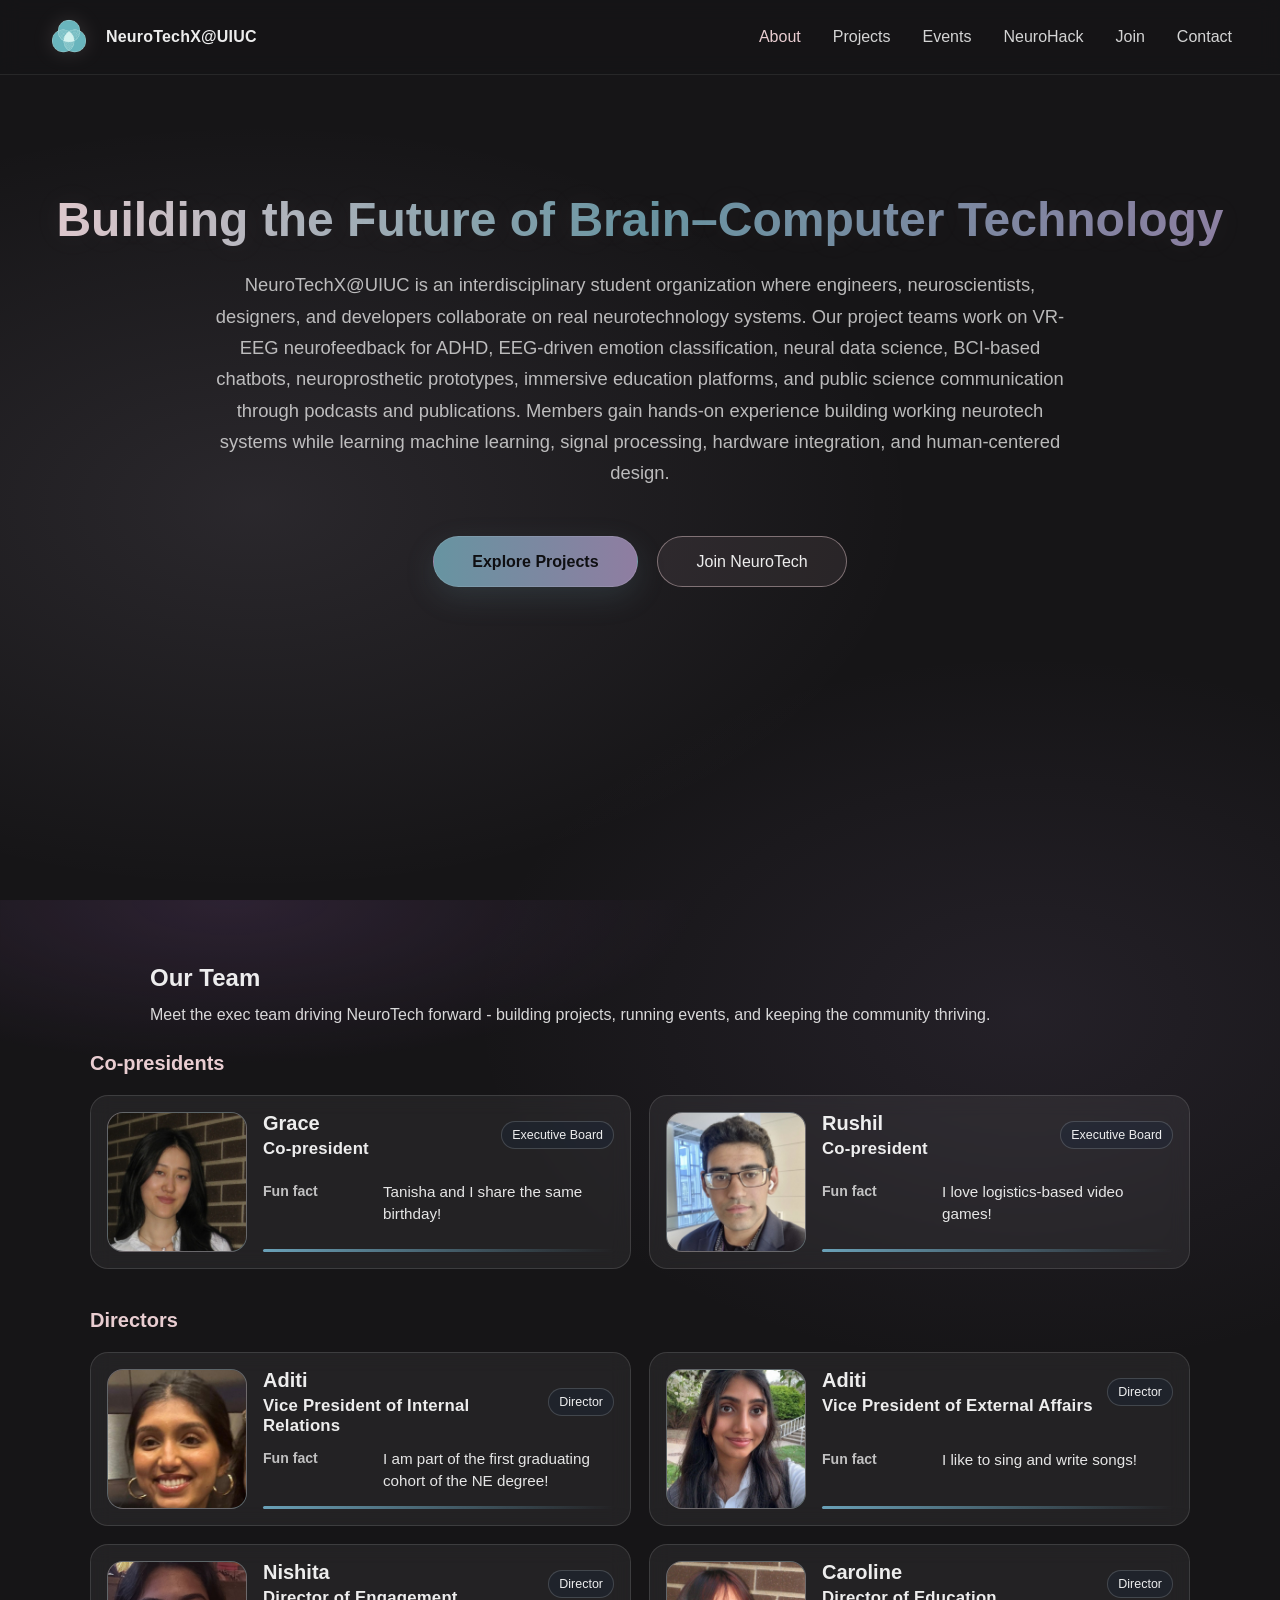
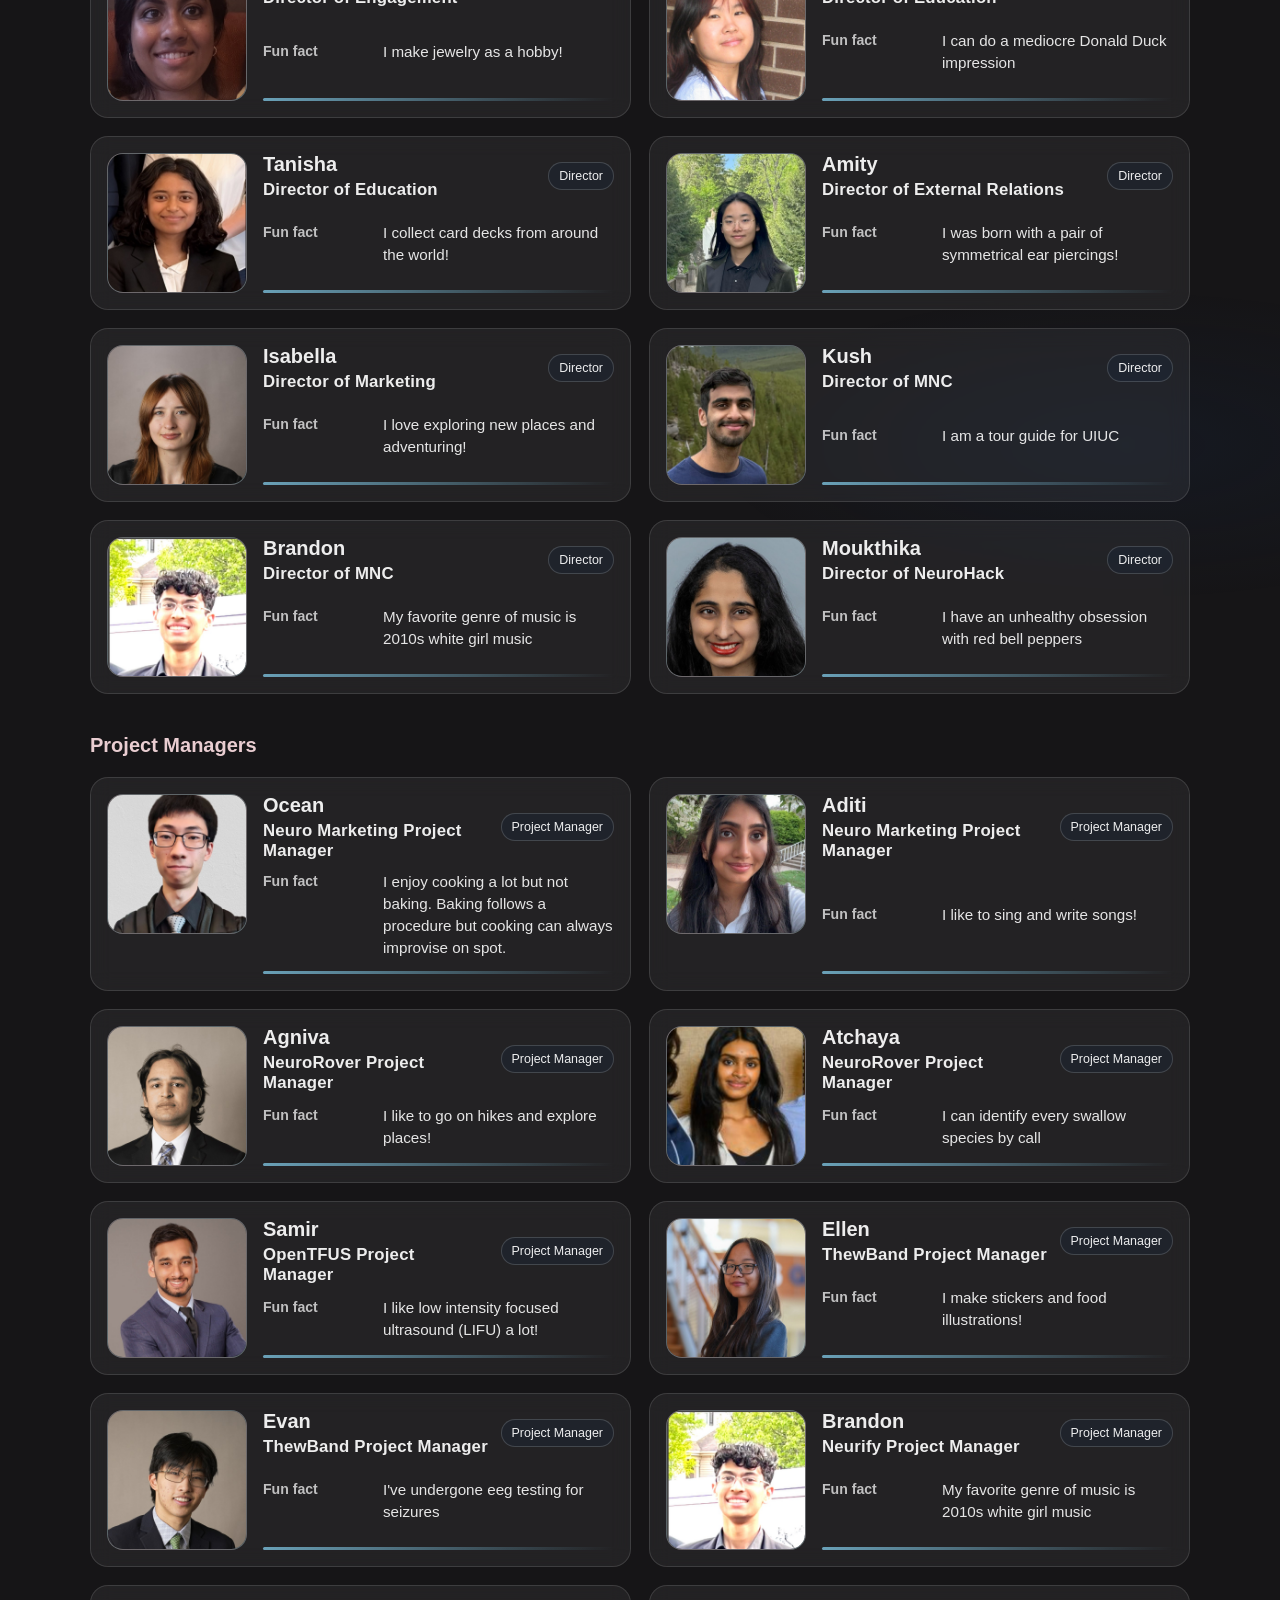
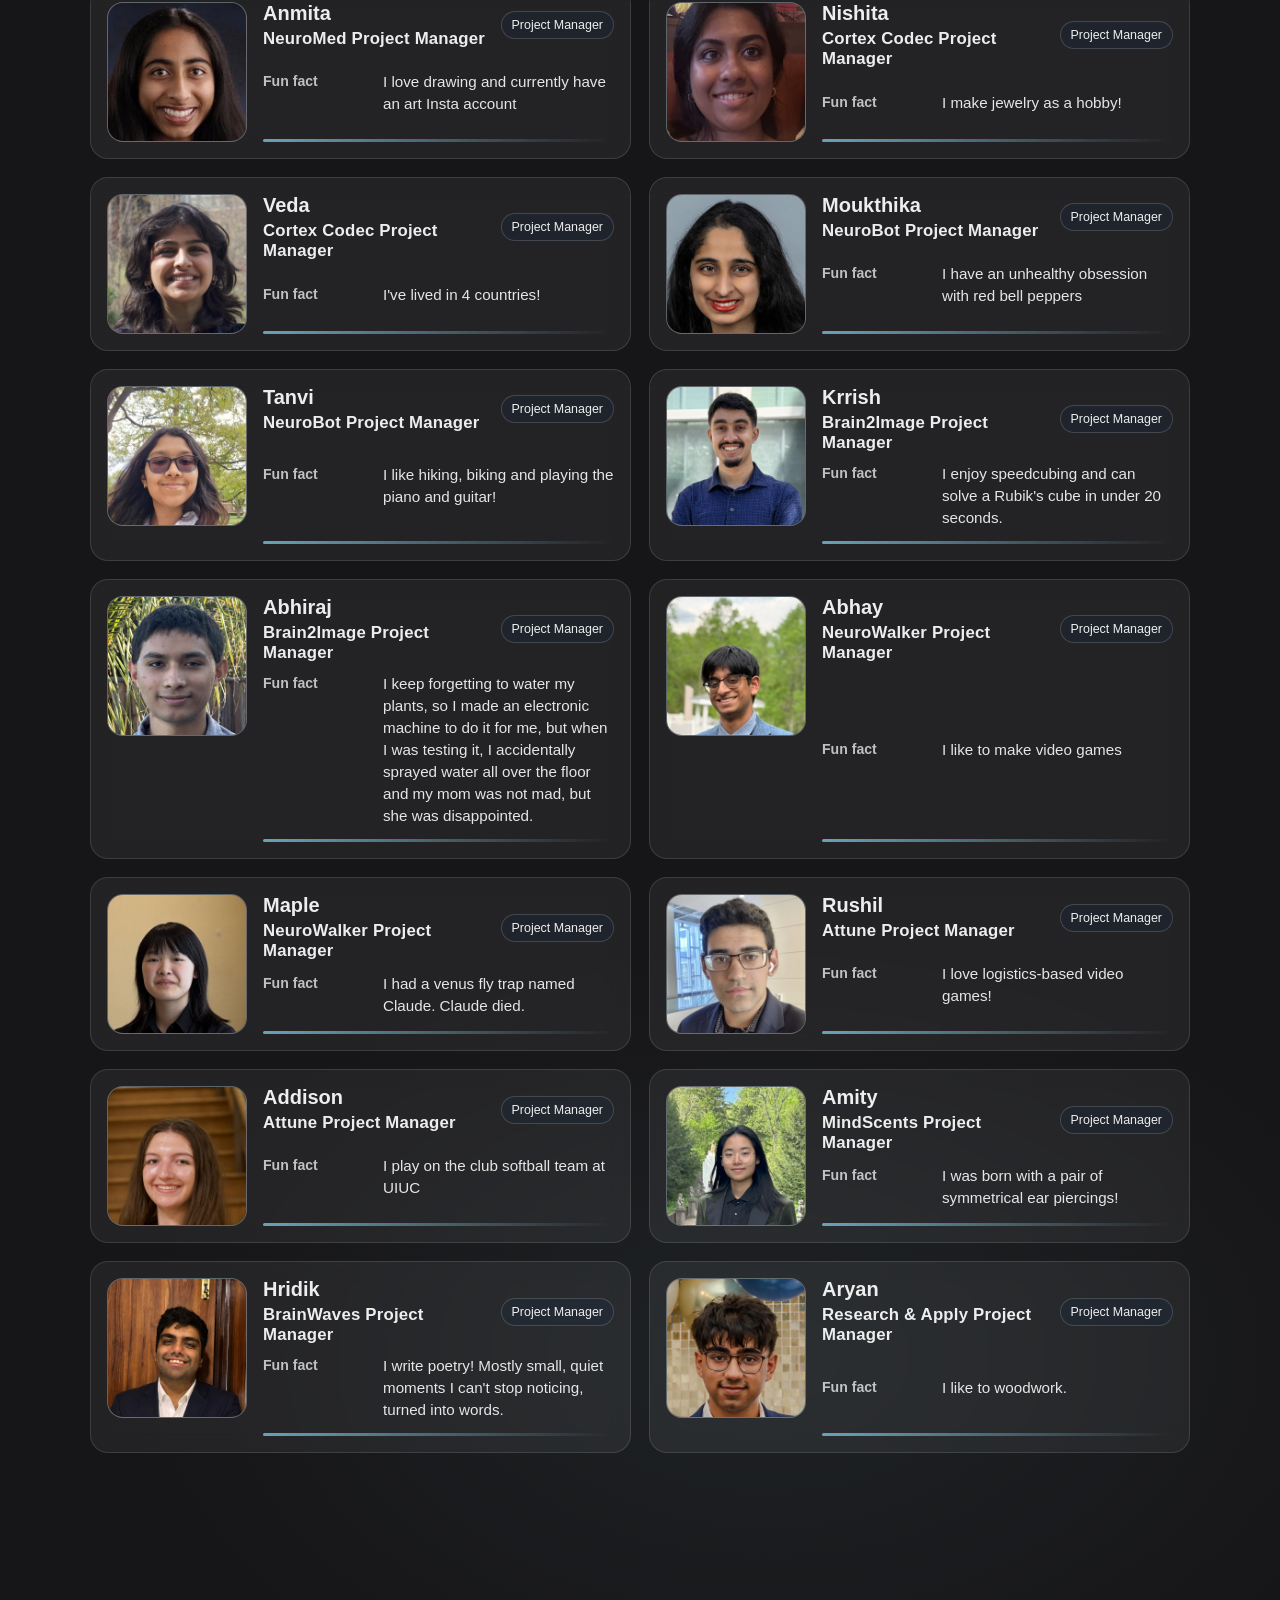
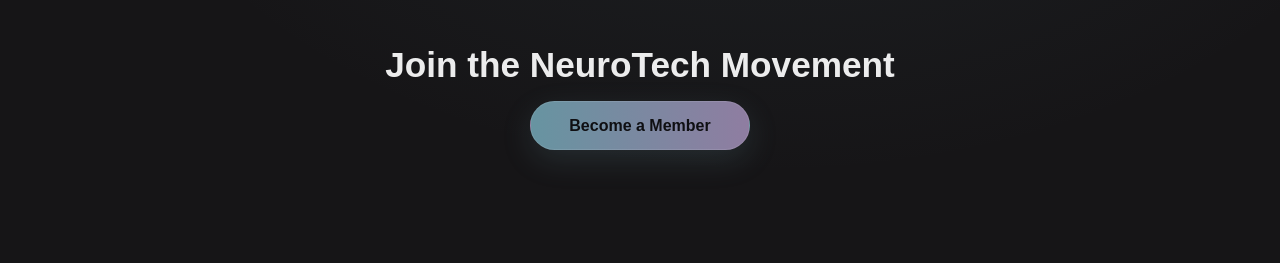
<file: index.html>
<!DOCTYPE html>
<html lang="en">
<head>
  <meta charset="UTF-8">
  <title>NeuroTech UIUC</title>
  <meta name="viewport" content="width=device-width, initial-scale=1.0">
  <link rel="icon" href="assets/favicon.ico">
  <link rel="stylesheet" href="styles.css">
</head>

<body>

<!-- NAVBAR -->
<nav class="navbar">
  <div class="nav-left">
    <img src="assets/logo.png" class="logo" alt="NeuroTech Logo">
    <span class="nav-title">NeuroTechX@UIUC</span>
  </div>

  <ul class="nav-links">
    <li><a href="index.html" style="color:#ff552e;">About</a></li>
    <li><a href="projects.html">Projects</a></li>
    <li><a href="events.html">Events</a></li>
    <li><a href="mnc.html">NeuroHack</a></li>
    <li><a href="join.html">Join</a></li>
    <li><a href="contact.html">Contact</a></li>
  </ul>
</nav>

<main class="homepage">

  <!-- HERO -->
  <section class="hero-about">
    <h1>Building the Future of Brain–Computer Technology</h1>
    <div class="who-text wide">
      <p>
        NeuroTechX@UIUC is an interdisciplinary student organization where engineers, neuroscientists, designers, and
        developers collaborate on real neurotechnology systems. Our project teams work on VR-EEG neurofeedback for ADHD,
        EEG-driven emotion classification, neural data science, BCI-based chatbots, neuroprosthetic prototypes, immersive
        education platforms, and public science communication through podcasts and publications. Members gain hands-on
        experience building working neurotech systems while learning machine learning, signal processing, hardware
        integration, and human-centered design.
      </p>
    </div>
    <div class="hero-buttons">
      <a href="projects.html" class="btn-primary">Explore Projects</a>
      <a href="join.html" class="btn-outline">Join NeuroTech</a>
    </div>
  </section>


  <!-- OUR TEAM -->
  <section class="our-team" id="team">
    <div class="section-head">
      <h2>Our Team</h2>
      <p>
        Meet the exec team driving NeuroTech forward - building projects, running events, and keeping the community thriving.
      </p>
    </div>

    <div class="team-grid">
      <h3 class="team-group-title">Co-presidents</h3>

      <article class="team-card">
        <div class="team-photo">
          <img src="assets/team/grace.jpg" alt="Grace headshot">
        </div>
        <div class="team-info">
          <div class="team-top">
            <div>
              <p class="team-name">Grace</p>
              <h3 class="team-role">Co-president</h3>
            </div>
            <span class="team-badge">Executive Board</span>
          </div>
          <div class="team-meta">
            <div class="meta-row">
              <span class="meta-label">Fun fact</span>
              <span class="meta-value">Tanisha and I share the same birthday!</span>
            </div>
          </div>
          <div class="team-accent-line"></div>
        </div>
      </article>

      <article class="team-card">
        <div class="team-photo">
          <img src="assets/team/rushil-shah.jpg" alt="Rushil Shah headshot">
        </div>
        <div class="team-info">
          <div class="team-top">
            <div>
              <p class="team-name">Rushil</p>
              <h3 class="team-role">Co-president</h3>
            </div>
            <span class="team-badge">Executive Board</span>
          </div>
          <div class="team-meta">
            <div class="meta-row">
              <span class="meta-label">Fun fact</span>
              <span class="meta-value">I love logistics-based video games!</span>
            </div>
          </div>
          <div class="team-accent-line"></div>
        </div>
      </article>

      <h3 class="team-group-title">Directors</h3>

      <article class="team-card">
        <div class="team-photo">
          <img src="assets/team/aditi-jindal.jpg" alt="Aditi Jindal headshot">
        </div>
        <div class="team-info">
          <div class="team-top">
            <div>
              <p class="team-name">Aditi</p>
              <h3 class="team-role">Vice President of Internal Relations</h3>
            </div>
            <span class="team-badge">Director</span>
          </div>
          <div class="team-meta">
            <div class="meta-row">
              <span class="meta-label">Fun fact</span>
              <span class="meta-value">I am part of the first graduating cohort of the NE degree!</span>
            </div>
          </div>
          <div class="team-accent-line"></div>
        </div>
      </article>

      <article class="team-card">
        <div class="team-photo">
          <img src="assets/team/aditi-cherukuri.jpg" alt="Aditi Cherukuri headshot">
        </div>
        <div class="team-info">
          <div class="team-top">
            <div>
              <p class="team-name">Aditi</p>
              <h3 class="team-role">Vice President of External Affairs</h3>
            </div>
            <span class="team-badge">Director</span>
          </div>
          <div class="team-meta">
            <div class="meta-row">
              <span class="meta-label">Fun fact</span>
              <span class="meta-value">I like to sing and write songs!</span>
            </div>
          </div>
          <div class="team-accent-line"></div>
        </div>
      </article>

      <article class="team-card">
        <div class="team-photo">
          <img src="assets/team/nishita-paruchuri.jpg" alt="Nishita Paruchuri headshot">
        </div>
        <div class="team-info">
          <div class="team-top">
            <div>
              <p class="team-name">Nishita</p>
              <h3 class="team-role">Director of Engagement</h3>
            </div>
            <span class="team-badge">Director</span>
          </div>
          <div class="team-meta">
            <div class="meta-row">
              <span class="meta-label">Fun fact</span>
              <span class="meta-value">I make jewelry as a hobby!</span>
            </div>
          </div>
          <div class="team-accent-line"></div>
        </div>
      </article>

      <article class="team-card">
        <div class="team-photo">
          <img src="assets/team/caroline-liu.jpg" alt="Caroline headshot">
        </div>
        <div class="team-info">
          <div class="team-top">
            <div>
              <p class="team-name">Caroline</p>
              <h3 class="team-role">Director of Education</h3>
            </div>
            <span class="team-badge">Director</span>
          </div>
          <div class="team-meta">
            <div class="meta-row">
              <span class="meta-label">Fun fact</span>
              <span class="meta-value">I can do a mediocre Donald Duck impression</span>
            </div>
          </div>
          <div class="team-accent-line"></div>
        </div>
      </article>

      <article class="team-card">
        <div class="team-photo">
          <img src="assets/team/tanisha-mandal.jpg" alt="Tanisha Mandal headshot">
        </div>
        <div class="team-info">
          <div class="team-top">
            <div>
              <p class="team-name">Tanisha</p>
              <h3 class="team-role">Director of Education</h3>
            </div>
            <span class="team-badge">Director</span>
          </div>
          <div class="team-meta">
            <div class="meta-row">
              <span class="meta-label">Fun fact</span>
              <span class="meta-value">I collect card decks from around the world!</span>
            </div>
          </div>
          <div class="team-accent-line"></div>
        </div>
      </article>

      <article class="team-card">
        <div class="team-photo">
          <img src="assets/team/amity.jpg" alt="Amity headshot">
        </div>
        <div class="team-info">
          <div class="team-top">
            <div>
              <p class="team-name">Amity</p>
              <h3 class="team-role">Director of External Relations</h3>
            </div>
            <span class="team-badge">Director</span>
          </div>
          <div class="team-meta">
            <div class="meta-row">
              <span class="meta-label">Fun fact</span>
              <span class="meta-value">I was born with a pair of symmetrical ear piercings!</span>
            </div>
          </div>
          <div class="team-accent-line"></div>
        </div>
      </article>

      <article class="team-card">
        <div class="team-photo">
          <img src="assets/team/isabella-m.jpg" alt="Isabella headshot">
        </div>
        <div class="team-info">
          <div class="team-top">
            <div>
              <p class="team-name">Isabella</p>
              <h3 class="team-role">Director of Marketing</h3>
            </div>
            <span class="team-badge">Director</span>
          </div>
          <div class="team-meta">
            <div class="meta-row">
              <span class="meta-label">Fun fact</span>
              <span class="meta-value">I love exploring new places and adventuring!</span>
            </div>
          </div>
          <div class="team-accent-line"></div>
        </div>
      </article>

      <article class="team-card">
        <div class="team-photo">
          <img src="assets/team/kush.jpg" alt="Kush headshot">
        </div>
        <div class="team-info">
          <div class="team-top">
            <div>
              <p class="team-name">Kush</p>
              <h3 class="team-role">Director of MNC</h3>
            </div>
            <span class="team-badge">Director</span>
          </div>
          <div class="team-meta">
            <div class="meta-row">
              <span class="meta-label">Fun fact</span>
              <span class="meta-value">I am a tour guide for UIUC</span>
            </div>
          </div>
          <div class="team-accent-line"></div>
        </div>
      </article>

      <article class="team-card">
        <div class="team-photo">
          <img src="assets/team/brandon-cardozo.jpg" alt="Brandon headshot">
        </div>
        <div class="team-info">
          <div class="team-top">
            <div>
              <p class="team-name">Brandon</p>
              <h3 class="team-role">Director of MNC</h3>
            </div>
            <span class="team-badge">Director</span>
          </div>
          <div class="team-meta">
            <div class="meta-row">
              <span class="meta-label">Fun fact</span>
              <span class="meta-value">My favorite genre of music is 2010s white girl music</span>
            </div>
          </div>
          <div class="team-accent-line"></div>
        </div>
      </article>

      <article class="team-card">
        <div class="team-photo">
          <img src="assets/team/moukthika-nellutla.jpg" alt="Moukthika headshot">
        </div>
        <div class="team-info">
          <div class="team-top">
            <div>
              <p class="team-name">Moukthika</p>
              <h3 class="team-role">Director of NeuroHack</h3>
            </div>
            <span class="team-badge">Director</span>
          </div>
          <div class="team-meta">
            <div class="meta-row">
              <span class="meta-label">Fun fact</span>
              <span class="meta-value">I have an unhealthy obsession with red bell peppers</span>
            </div>
          </div>
          <div class="team-accent-line"></div>
        </div>
      </article>

      <h3 class="team-group-title">Project Managers</h3>

      <article class="team-card">
        <div class="team-photo">
          <img src="assets/team/ocean-ng.jpg" alt="Ocean headshot">
        </div>
        <div class="team-info">
          <div class="team-top">
            <div><p class="team-name">Ocean</p><h3 class="team-role">Neuro Marketing Project Manager</h3></div>
            <span class="team-badge">Project Manager</span>
          </div>
          <div class="team-meta"><div class="meta-row"><span class="meta-label">Fun fact</span><span class="meta-value">I enjoy cooking a lot but not baking. Baking follows a procedure but cooking can always improvise on spot.</span></div></div>
          <div class="team-accent-line"></div>
        </div>
      </article>

      <article class="team-card">
        <div class="team-photo">
          <img src="assets/team/aditi-cherukuri.jpg" alt="Aditi Cherukuri headshot">
        </div>
        <div class="team-info">
          <div class="team-top">
            <div><p class="team-name">Aditi</p><h3 class="team-role">Neuro Marketing Project Manager</h3></div>
            <span class="team-badge">Project Manager</span>
          </div>
          <div class="team-meta"><div class="meta-row"><span class="meta-label">Fun fact</span><span class="meta-value">I like to sing and write songs!</span></div></div>
          <div class="team-accent-line"></div>
        </div>
      </article>

      <article class="team-card">
        <div class="team-photo">
          <img src="assets/team/agniva-chaudhuri.jpg" alt="Agniva headshot">
        </div>
        <div class="team-info">
          <div class="team-top">
            <div><p class="team-name">Agniva</p><h3 class="team-role">NeuroRover Project Manager</h3></div>
            <span class="team-badge">Project Manager</span>
          </div>
          <div class="team-meta"><div class="meta-row"><span class="meta-label">Fun fact</span><span class="meta-value">I like to go on hikes and explore places!</span></div></div>
          <div class="team-accent-line"></div>
        </div>
      </article>

      <article class="team-card">
        <div class="team-photo">
          <img src="assets/team/atchaya-muthupalaniappan.jpg" alt="Atchaya headshot">
        </div>
        <div class="team-info">
          <div class="team-top">
            <div><p class="team-name">Atchaya</p><h3 class="team-role">NeuroRover Project Manager</h3></div>
            <span class="team-badge">Project Manager</span>
          </div>
          <div class="team-meta"><div class="meta-row"><span class="meta-label">Fun fact</span><span class="meta-value">I can identify every swallow species by call</span></div></div>
          <div class="team-accent-line"></div>
        </div>
      </article>

      <article class="team-card">
        <div class="team-photo">
          <img src="assets/team/samir-mohammad.jpg" alt="Samir Mohammad headshot">
        </div>
        <div class="team-info">
          <div class="team-top">
            <div><p class="team-name">Samir</p><h3 class="team-role">OpenTFUS Project Manager</h3></div>
            <span class="team-badge">Project Manager</span>
          </div>
          <div class="team-meta"><div class="meta-row"><span class="meta-label">Fun fact</span><span class="meta-value">I like low intensity focused ultrasound (LIFU) a lot!</span></div></div>
          <div class="team-accent-line"></div>
        </div>
      </article>

      <article class="team-card">
        <div class="team-photo">
          <img src="assets/team/ellen-hsuan.jpg" alt="Ellen headshot">
        </div>
        <div class="team-info">
          <div class="team-top">
            <div><p class="team-name">Ellen</p><h3 class="team-role">ThewBand Project Manager</h3></div>
            <span class="team-badge">Project Manager</span>
          </div>
          <div class="team-meta"><div class="meta-row"><span class="meta-label">Fun fact</span><span class="meta-value">I make stickers and food illustrations!</span></div></div>
          <div class="team-accent-line"></div>
        </div>
      </article>

      <article class="team-card">
        <div class="team-photo">
          <img src="assets/team/evan-sun.jpg" alt="Evan headshot">
        </div>
        <div class="team-info">
          <div class="team-top">
            <div><p class="team-name">Evan</p><h3 class="team-role">ThewBand Project Manager</h3></div>
            <span class="team-badge">Project Manager</span>
          </div>
          <div class="team-meta"><div class="meta-row"><span class="meta-label">Fun fact</span><span class="meta-value">I've undergone eeg testing for seizures</span></div></div>
          <div class="team-accent-line"></div>
        </div>
      </article>

      <article class="team-card">
        <div class="team-photo">
          <img src="assets/team/brandon-cardozo.jpg" alt="Brandon headshot">
        </div>
        <div class="team-info">
          <div class="team-top">
            <div><p class="team-name">Brandon</p><h3 class="team-role">Neurify Project Manager</h3></div>
            <span class="team-badge">Project Manager</span>
          </div>
          <div class="team-meta"><div class="meta-row"><span class="meta-label">Fun fact</span><span class="meta-value">My favorite genre of music is 2010s white girl music</span></div></div>
          <div class="team-accent-line"></div>
        </div>
      </article>

      <article class="team-card">
        <div class="team-photo">
          <img src="assets/team/anmita-avirneni.jpg" alt="Anmita headshot">
        </div>
        <div class="team-info">
          <div class="team-top">
            <div><p class="team-name">Anmita</p><h3 class="team-role">NeuroMed Project Manager</h3></div>
            <span class="team-badge">Project Manager</span>
          </div>
          <div class="team-meta"><div class="meta-row"><span class="meta-label">Fun fact</span><span class="meta-value">I love drawing and currently have an art Insta account</span></div></div>
          <div class="team-accent-line"></div>
        </div>
      </article>

      <article class="team-card">
        <div class="team-photo">
          <img src="assets/team/nishita-paruchuri.jpg" alt="Nishita Paruchuri headshot">
        </div>
        <div class="team-info">
          <div class="team-top">
            <div><p class="team-name">Nishita</p><h3 class="team-role">Cortex Codec Project Manager</h3></div>
            <span class="team-badge">Project Manager</span>
          </div>
          <div class="team-meta"><div class="meta-row"><span class="meta-label">Fun fact</span><span class="meta-value">I make jewelry as a hobby!</span></div></div>
          <div class="team-accent-line"></div>
        </div>
      </article>

      <article class="team-card">
        <div class="team-photo">
          <img src="assets/team/veda-fernandes.jpg" alt="Veda Fernandes headshot">
        </div>
        <div class="team-info">
          <div class="team-top">
            <div><p class="team-name">Veda</p><h3 class="team-role">Cortex Codec Project Manager</h3></div>
            <span class="team-badge">Project Manager</span>
          </div>
          <div class="team-meta"><div class="meta-row"><span class="meta-label">Fun fact</span><span class="meta-value">I've lived in 4 countries!</span></div></div>
          <div class="team-accent-line"></div>
        </div>
      </article>

      <article class="team-card">
        <div class="team-photo">
          <img src="assets/team/moukthika-nellutla.jpg" alt="Moukthika headshot">
        </div>
        <div class="team-info">
          <div class="team-top">
            <div><p class="team-name">Moukthika</p><h3 class="team-role">NeuroBot Project Manager</h3></div>
            <span class="team-badge">Project Manager</span>
          </div>
          <div class="team-meta"><div class="meta-row"><span class="meta-label">Fun fact</span><span class="meta-value">I have an unhealthy obsession with red bell peppers</span></div></div>
          <div class="team-accent-line"></div>
        </div>
      </article>

      <article class="team-card">
        <div class="team-photo">
          <img src="assets/team/tanvi-kurundkar.jpg" alt="Tanvi headshot">
        </div>
        <div class="team-info">
          <div class="team-top">
            <div><p class="team-name">Tanvi</p><h3 class="team-role">NeuroBot Project Manager</h3></div>
            <span class="team-badge">Project Manager</span>
          </div>
          <div class="team-meta"><div class="meta-row"><span class="meta-label">Fun fact</span><span class="meta-value">I like hiking, biking and playing the piano and guitar!</span></div></div>
          <div class="team-accent-line"></div>
        </div>
      </article>

      <article class="team-card">
        <div class="team-photo">
          <img src="assets/team/krrish-ganesh.jpg" alt="Krrish Ganesh headshot">
        </div>
        <div class="team-info">
          <div class="team-top">
            <div><p class="team-name">Krrish</p><h3 class="team-role">Brain2Image Project Manager</h3></div>
            <span class="team-badge">Project Manager</span>
          </div>
          <div class="team-meta"><div class="meta-row"><span class="meta-label">Fun fact</span><span class="meta-value">I enjoy speedcubing and can solve a Rubik's cube in under 20 seconds.</span></div></div>
          <div class="team-accent-line"></div>
        </div>
      </article>

      <article class="team-card">
        <div class="team-photo">
          <img src="assets/team/abhiraj-bhashkar.jpg" alt="Abhiraj Bhashkar headshot">
        </div>
        <div class="team-info">
          <div class="team-top">
            <div><p class="team-name">Abhiraj</p><h3 class="team-role">Brain2Image Project Manager</h3></div>
            <span class="team-badge">Project Manager</span>
          </div>
          <div class="team-meta"><div class="meta-row"><span class="meta-label">Fun fact</span><span class="meta-value">I keep forgetting to water my plants, so I made an electronic machine to do it for me, but when I was testing it, I accidentally sprayed water all over the floor and my mom was not mad, but she was disappointed.</span></div></div>
          <div class="team-accent-line"></div>
        </div>
      </article>

      <article class="team-card">
        <div class="team-photo">
          <img src="assets/team/abhay-nagaraj.jpg" alt="Abhay headshot">
        </div>
        <div class="team-info">
          <div class="team-top">
            <div><p class="team-name">Abhay</p><h3 class="team-role">NeuroWalker Project Manager</h3></div>
            <span class="team-badge">Project Manager</span>
          </div>
          <div class="team-meta"><div class="meta-row"><span class="meta-label">Fun fact</span><span class="meta-value">I like to make video games</span></div></div>
          <div class="team-accent-line"></div>
        </div>
      </article>

      <article class="team-card">
        <div class="team-photo">
          <img src="assets/team/maple-fan.jpg" alt="Maple headshot">
        </div>
        <div class="team-info">
          <div class="team-top">
            <div><p class="team-name">Maple</p><h3 class="team-role">NeuroWalker Project Manager</h3></div>
            <span class="team-badge">Project Manager</span>
          </div>
          <div class="team-meta"><div class="meta-row"><span class="meta-label">Fun fact</span><span class="meta-value">I had a venus fly trap named Claude. Claude died.</span></div></div>
          <div class="team-accent-line"></div>
        </div>
      </article>

      <article class="team-card">
        <div class="team-photo">
          <img src="assets/team/rushil-shah.jpg" alt="Rushil Shah headshot">
        </div>
        <div class="team-info">
          <div class="team-top">
            <div><p class="team-name">Rushil</p><h3 class="team-role">Attune Project Manager</h3></div>
            <span class="team-badge">Project Manager</span>
          </div>
          <div class="team-meta"><div class="meta-row"><span class="meta-label">Fun fact</span><span class="meta-value">I love logistics-based video games!</span></div></div>
          <div class="team-accent-line"></div>
        </div>
      </article>

      <article class="team-card">
        <div class="team-photo">
          <img src="assets/team/addison-torgerson.jpg" alt="Addison headshot">
        </div>
        <div class="team-info">
          <div class="team-top">
            <div><p class="team-name">Addison</p><h3 class="team-role">Attune Project Manager</h3></div>
            <span class="team-badge">Project Manager</span>
          </div>
          <div class="team-meta"><div class="meta-row"><span class="meta-label">Fun fact</span><span class="meta-value">I play on the club softball team at UIUC</span></div></div>
          <div class="team-accent-line"></div>
        </div>
      </article>

      <article class="team-card">
        <div class="team-photo">
          <img src="assets/team/amity.jpg" alt="Amity headshot">
        </div>
        <div class="team-info">
          <div class="team-top">
            <div><p class="team-name">Amity</p><h3 class="team-role">MindScents Project Manager</h3></div>
            <span class="team-badge">Project Manager</span>
          </div>
          <div class="team-meta"><div class="meta-row"><span class="meta-label">Fun fact</span><span class="meta-value">I was born with a pair of symmetrical ear piercings!</span></div></div>
          <div class="team-accent-line"></div>
        </div>
      </article>

      <article class="team-card">
        <div class="team-photo">
          <img src="assets/team/hridik-hingorani.jpg" alt="Hridik headshot">
        </div>
        <div class="team-info">
          <div class="team-top">
            <div><p class="team-name">Hridik</p><h3 class="team-role">BrainWaves Project Manager</h3></div>
            <span class="team-badge">Project Manager</span>
          </div>
          <div class="team-meta"><div class="meta-row"><span class="meta-label">Fun fact</span><span class="meta-value">I write poetry! Mostly small, quiet moments I can't stop noticing, turned into words.</span></div></div>
          <div class="team-accent-line"></div>
        </div>
      </article>

      <article class="team-card">
        <div class="team-photo">
          <img src="assets/team/aryan-chandra.jpg" alt="Aryan Chandra headshot">
        </div>
        <div class="team-info">
          <div class="team-top">
            <div><p class="team-name">Aryan</p><h3 class="team-role">Research &amp; Apply Project Manager</h3></div>
            <span class="team-badge">Project Manager</span>
          </div>
          <div class="team-meta"><div class="meta-row"><span class="meta-label">Fun fact</span><span class="meta-value">I like to woodwork.</span></div></div>
          <div class="team-accent-line"></div>
        </div>
      </article>
    </div>
  </section>



  <!-- CTA -->
  <section class="final-cta">
    <h2>Join the NeuroTech Movement</h2>
    <a href="join.html" class="btn-primary">Become a Member</a>
  </section>

</main>

<div id="floaty-layer"></div>

</body>
</html>
</file>
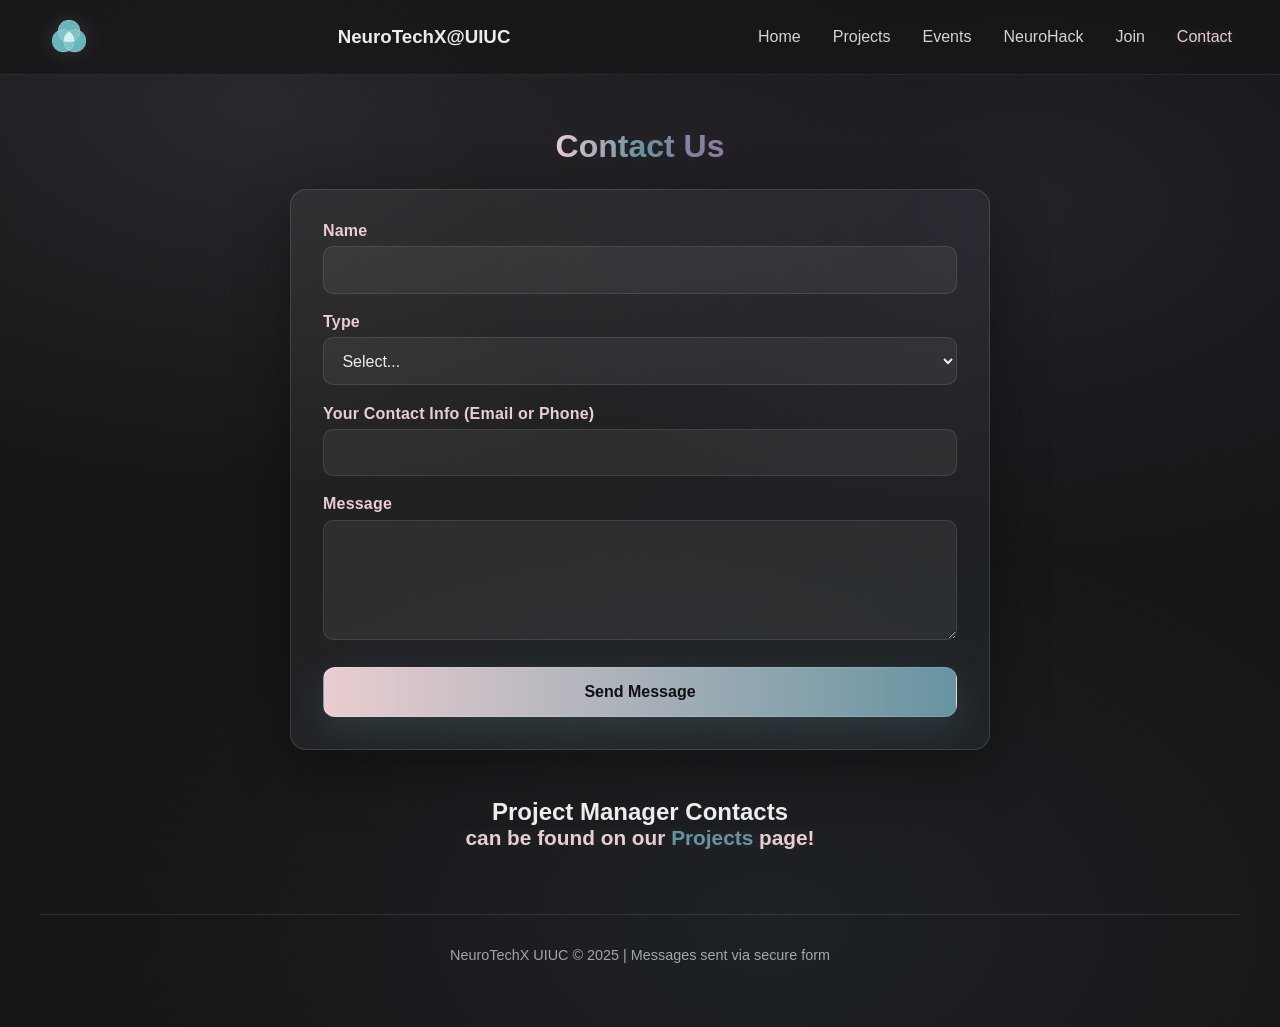
<file: contact.html>
<!DOCTYPE html>
<html lang="en">
<head>
  <meta charset="UTF-8" />
  <meta name="viewport" content="width=device-width, initial-scale=1.0" />
  <title>NeuroTech UIUC | Contact</title>

  <style>
    /* ========================
       🔧 Reset & Base
       Uses the site-wide theme vars from styles.css:
       --bg, --text, --text-muted, --rose, --accent, etc.
    ======================== */
    * {
      margin: 0;
      padding: 0;
      box-sizing: border-box;
    }

    html {
      scroll-behavior: smooth;
    }

    body {
      font-family: "Poppins", sans-serif;
      background: var(--bg);
      color: var(--text);
      overflow-y: auto;
    }

    /* ========================
       🧭 Navbar
    ======================== */
    .navbar {
      position: fixed;
      top: 0;
      left: 0;
      width: 100%;
      padding: 1rem 3rem;
      display: flex;
      justify-content: space-between;
      align-items: center;
      background: rgba(22, 21, 23, 0.72);
      border-bottom: 1px solid rgba(255,255,255,0.08);
      backdrop-filter: blur(10px);
      z-index: 10;
      color: var(--text);
    }

    .logo {
      height: 40px;
      filter: drop-shadow(0 0 10px rgba(233,205,209,.15));
    }

    .nav-links {
      list-style: none;
      display: flex;
      gap: 2rem;
    }

    .nav-links a {
      text-decoration: none;
      color: rgba(255,255,255,.82);
      font-weight: 500;
      transition: color 0.2s ease, text-shadow 0.2s ease;
    }

    .nav-links a:hover,
    .nav-links a.active {
      color: var(--rose);
      text-shadow: 0 0 12px rgba(233,205,209,.25);
    }

    /* ========================
       💌 Contact Section
    ======================== */
    #contact-section {
      margin-top: 6rem;
      display: flex;
      flex-direction: column;
      align-items: center;
      min-height: 100vh;
      padding: 2rem;
    }

    h2.page-title {
      font-size: 2rem;
      margin-bottom: 1.5rem;
      text-align: center;
      background: linear-gradient(90deg, var(--rose), var(--accent), var(--accent-2));
      -webkit-background-clip: text;
      background-clip: text;
      -webkit-text-fill-color: transparent;
      text-shadow: 0 0 24px rgba(233,205,209,.10);
    }

    .contact-form {
      width: 90%;
      max-width: 700px;
      background: linear-gradient(135deg, rgba(255,255,255,.06), rgba(103,148,161,.08));
      border: 1px solid rgba(255,255,255,.12);
      border-radius: 16px;
      padding: 2rem;
      box-shadow: 0 18px 55px rgba(0,0,0,.35);
    }

    .form-group {
      margin-bottom: 1.2rem;
      display: flex;
      flex-direction: column;
    }

    label {
      margin-bottom: 0.4rem;
      font-weight: 600;
      color: var(--rose);
      letter-spacing: .2px;
    }

    input, select, textarea {
      padding: 0.85rem 0.9rem;
      border: 1px solid rgba(255,255,255,.10);
      border-radius: 10px;
      background: rgba(255, 255, 255, 0.06);
      color: var(--text);
      font-size: 1rem;
      transition: border-color .2s ease, box-shadow .2s ease, background .2s ease;
    }

    input::placeholder, textarea::placeholder {
      color: rgba(255,255,255,.45);
    }

    input:focus, select:focus, textarea:focus {
      outline: none;
      border-color: rgba(233,205,209,.35);
      box-shadow: 0 0 0 4px rgba(233,205,209,.10);
      background: rgba(255,255,255,.08);
    }

    textarea {
      resize: vertical;
      min-height: 120px;
    }

    button {
      background: linear-gradient(90deg, var(--rose), var(--accent));
      color: #0f0f12;
      border: 1px solid rgba(255,255,255,.12);
      padding: 0.95rem 1.5rem;
      border-radius: 12px;
      cursor: pointer;
      font-size: 1rem;
      font-weight: 800;
      transition: transform 0.2s ease, filter 0.2s ease, box-shadow 0.2s ease;
      width: 100%;
      margin-top: 0.5rem;
      box-shadow: 0 12px 35px rgba(103,148,161,.20);
    }

    button:hover {
      transform: translateY(-2px);
      filter: brightness(1.03);
      box-shadow: 0 16px 45px rgba(103,148,161,.26);
    }

    .contact-list {
      margin-top: 3rem;
      text-align: center;
    }

    .contact-list h3 {
      color: var(--rose);
      margin-bottom: 1rem;
      font-size: 1.3rem;
      text-shadow: 0 0 14px rgba(233,205,209,.12);
    }

    .contact-item {
      margin-bottom: 1rem;
      color: var(--text-muted);
      line-height: 1.5;
    }

    .contact-item strong {
      color: var(--text);
    }

    footer {
      text-align: center;
      color: rgba(255,255,255,.60);
      font-size: 0.9rem;
      padding: 2rem 0;
      border-top: 1px solid rgba(255, 255, 255, 0.10);
      margin-top: 3rem;
      width: 100%;
      max-width: 1200px;
    }

    /* ========================
       ✅ Success Popup
    ======================== */
    .success-popup {
      position: fixed;
      top: 50%;
      left: 50%;
      transform: translate(-50%, -50%);
      background: rgba(22, 21, 23, 0.92);
      border: 1px solid rgba(233,205,209,.35);
      padding: 1.5rem 2rem;
      border-radius: 16px;
      box-shadow: 0 0 30px rgba(233,205,209,.18), 0 18px 60px rgba(0,0,0,.45);
      color: var(--text);
      font-size: 1.1rem;
      opacity: 0;
      pointer-events: none;
      transition: opacity 0.4s ease;
      z-index: 999;
      text-align: center;
      backdrop-filter: blur(10px);
    }

    .success-popup.show {
      opacity: 1;
      pointer-events: auto;
    }

    .link-highlight {
      color: var(--accent);
      text-decoration: none;
      font-weight: 700;
      transition: color 0.2s ease, text-shadow 0.2s ease;
    }

    .link-highlight:hover {
      color: var(--rose);
      text-shadow: 0 0 10px rgba(233,205,209,.25);
    }
  </style>

  <!-- IMPORTANT: this assumes you already link styles.css somewhere globally.
       If this page doesn't already, add:
       <link rel="stylesheet" href="styles.css" />
  -->
  <link rel="stylesheet" href="styles.css" />
</head>

<body>
  <!-- 🔹 Navbar -->
  <nav class="navbar">
    <img src="assets/logo.png" alt="NeuroTech Logo" class="logo" />
    <h3>NeuroTechX@UIUC</h3>
    <ul class="nav-links">
      <li><a href="index.html">Home</a></li>
      <li><a href="projects.html">Projects</a></li>
      <li><a href="events.html">Events</a></li>
      <li><a href="mnc.html">NeuroHack</a></li>
      <li><a href="join.html">Join</a></li>
      <li><a href="contact.html" class="active">Contact</a></li>
    </ul>
  </nav>

  <!-- ✉️ Contact Section -->
  <main id="contact-section">
    <h2 class="page-title">Contact Us</h2>

    <form
      class="contact-form"
      id="contactForm"
      action="https://formspree.io/f/movpavzl"
      method="POST"
    >
      <div class="form-group">
        <label for="name">Name</label>
        <input type="text" name="name" id="name" required />
      </div>

      <div class="form-group">
        <label for="type">Type</label>
        <select name="type" id="type" required>
          <option value="">Select...</option>
          <option>Company</option>
          <option>Organization/Lab</option>
          <option>Individual</option>
          <option>NTX Chapter</option>
        </select>
      </div>

      <div class="form-group">
        <label for="contact">Your Contact Info (Email or Phone)</label>
        <input type="text" name="contact" id="contact" required />
      </div>

      <div class="form-group">
        <label for="message">Message</label>
        <textarea name="message" id="message" required></textarea>
      </div>

      <button type="submit">Send Message</button>
    </form>

    <!-- 📞 Contact List -->
    <div class="contact-list">
      <h2>Project Manager Contacts</h2>
      <h3>
        can be found on our
        <a href="projects.html" class="link-highlight">Projects</a> page!
      </h3>
    </div>

    <footer>
      <p>NeuroTechX UIUC © 2025 | Messages sent via secure form</p>
    </footer>
  </main>

  <!-- ✅ Success Popup -->
  <div id="successPopup" class="success-popup">
    ✅ Message sent successfully!<br>
    Thank you for reaching out to NeuroTech.
  </div>

  <!-- 💡 Script -->
  <script>
    const form = document.getElementById("contactForm");
    const popup = document.getElementById("successPopup");

    form.addEventListener("submit", async (event) => {
      event.preventDefault();
      const formData = new FormData(form);

      const response = await fetch(form.action, {
        method: "POST",
        body: formData,
        headers: { Accept: "application/json" },
      });

      if (response.ok) {
        popup.classList.add("show");
        form.reset();

        setTimeout(() => {
          popup.classList.remove("show");
        }, 4000);
      } else {
        alert("❌ There was an error sending your message. Please try again.");
      }
    });
  </script>
</body>
</html>
</file>
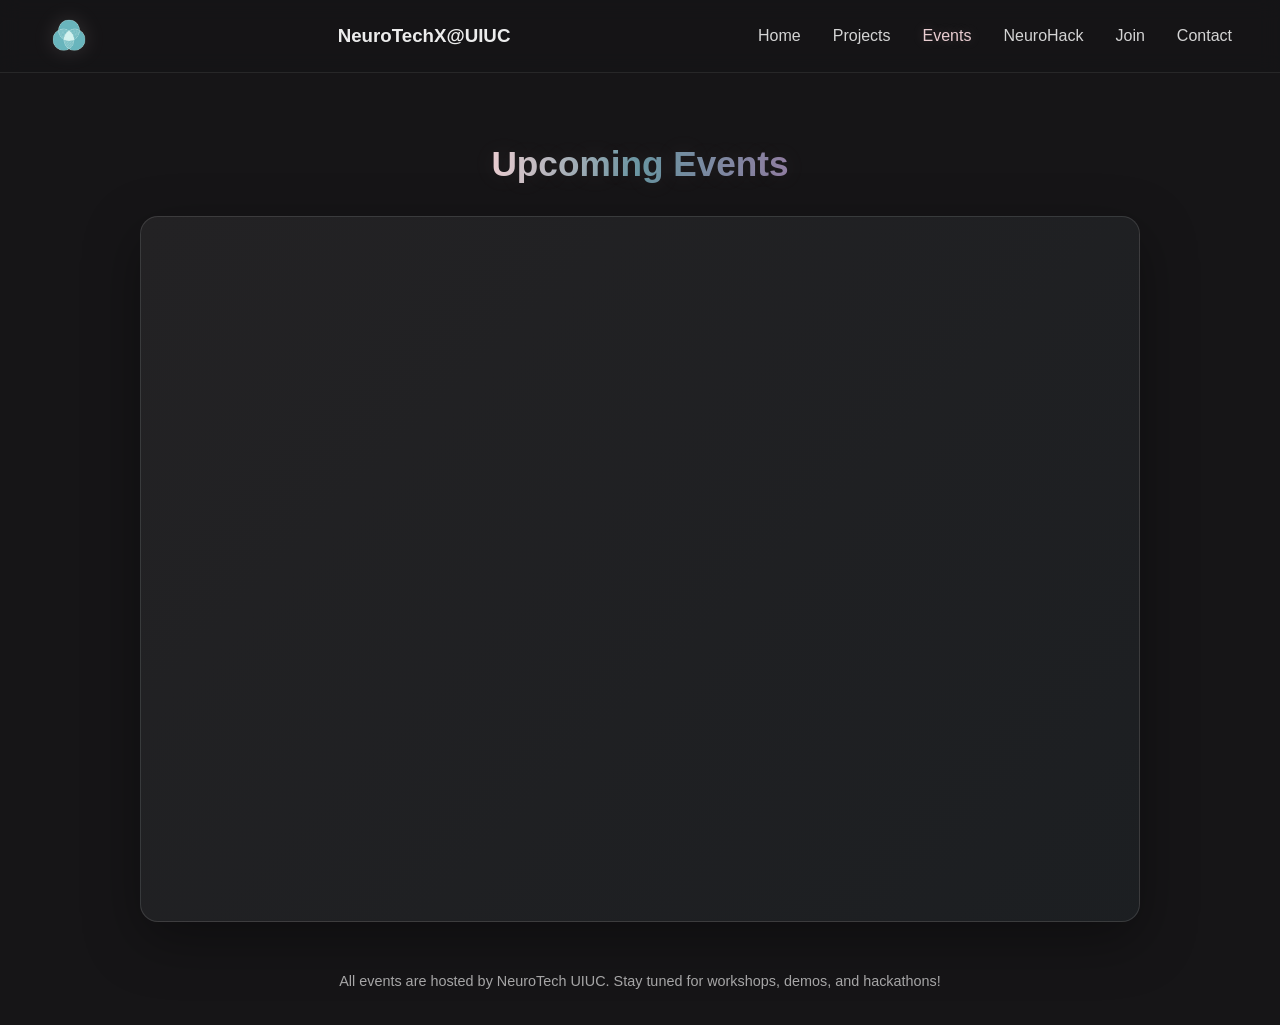
<file: events.html>
<!DOCTYPE html>
<html lang="en">
<head>
  <meta charset="UTF-8" />
  <meta name="viewport" content="width=device-width, initial-scale=1.0" />
  <title>NeuroTech UIUC | Events</title>

  <!-- Uses your new global theme vars from styles.css -->
  <link rel="stylesheet" href="styles.css" />

  <style>
    /* ==== RESET ==== */
    * { margin: 0; padding: 0; box-sizing: border-box; }

    html, body {
      overflow-y: auto;
      height: auto;
      width: 100%;
      min-height: 100%;
      overflow-x: hidden;
      scroll-behavior: smooth;
      font-family: "Poppins", sans-serif;
      background: var(--bg);
      color: var(--text);
    }

    /* ==== NAVBAR ==== */
    .navbar {
      position: fixed;
      top: 0;
      left: 0;
      width: 100%;
      padding: 1rem 3rem;
      display: flex;
      justify-content: space-between;
      align-items: center;
      background: rgba(22, 21, 23, 0.72);
      border-bottom: 1px solid rgba(255,255,255,0.08);
      backdrop-filter: blur(10px);
      z-index: 100;
    }

    .logo {
      height: 40px;
      filter: drop-shadow(0 0 10px rgba(233,205,209,.15));
    }

    .nav-links {
      list-style: none;
      display: flex;
      gap: 2rem;
    }

    .nav-links a {
      text-decoration: none;
      color: rgba(255,255,255,.82);
      font-weight: 500;
      transition: color 0.2s ease, text-shadow 0.2s ease;
    }

    .nav-links a:hover {
      color: var(--rose);
      text-shadow: 0 0 12px rgba(233,205,209,.22);
    }

    /* ==== EVENTS SECTION ==== */
    main {
      margin-top: 7rem; /* Space for navbar */
      display: flex;
      flex-direction: column;
      align-items: center;
      text-align: center;
      padding: 2rem;
    }

    h1 {
      font-size: 2.2rem;
      margin-bottom: 2rem;
      background: linear-gradient(90deg, var(--rose), var(--accent), var(--accent-2));
      -webkit-background-clip: text;
      background-clip: text;
      -webkit-text-fill-color: transparent;
      text-shadow: 0 0 24px rgba(233,205,209,.10);
    }

    .calendar-container {
      width: 90%;
      max-width: 1000px;
      background: linear-gradient(135deg, rgba(255,255,255,.06), rgba(103,148,161,.08));
      border: 1px solid rgba(255, 255, 255, 0.12);
      border-radius: 18px;
      overflow: hidden;
      box-shadow: 0 18px 55px rgba(0,0,0,.35);
    }

    iframe {
      width: 100%;
      height: 700px;
      border: none;
      background-color: transparent;
      filter: saturate(0.98) contrast(1.02);
    }

    footer {
      margin-top: 3rem;
      font-size: 0.9rem;
      color: rgba(255,255,255,.62);
      max-width: 900px;
      line-height: 1.6;
    }

    @media (max-width: 768px) {
      iframe { height: 500px; }
      h1 { font-size: 1.9rem; }
    }
  </style>
</head>

<body>
  <!-- NAVBAR -->
  <nav class="navbar">
    <img src="assets/logo.png" alt="NeuroTech Logo" class="logo" />
    <h3>NeuroTechX@UIUC</h3>
    <ul class="nav-links">
      <li><a href="index.html">Home</a></li>
      <li><a href="projects.html">Projects</a></li>
      <li><a href="events.html" style="color: var(--rose); text-shadow: 0 0 12px rgba(233,205,209,.22);">Events</a></li>
      <li><a href="mnc.html">NeuroHack</a></li>
      <li><a href="join.html">Join</a></li>
      <li><a href="contact.html">Contact</a></li>
    </ul>
  </nav>

  <!-- MAIN CONTENT -->
  <main>
    <h1>Upcoming Events</h1>

    <div class="calendar-container">
      <iframe
        src="https://calendar.google.com/calendar/embed?src=ab783766334e7efa587c48d2ebe939e14b8017788143754c60081727cd503621%40group.calendar.google.com&ctz=America%2FChicago"
        frameborder="0"
        scrolling="no">
      </iframe>
    </div>

    <footer>
      <p>All events are hosted by NeuroTech UIUC. Stay tuned for workshops, demos, and hackathons!</p>
    </footer>
  </main>
</body>
</html>
</file>
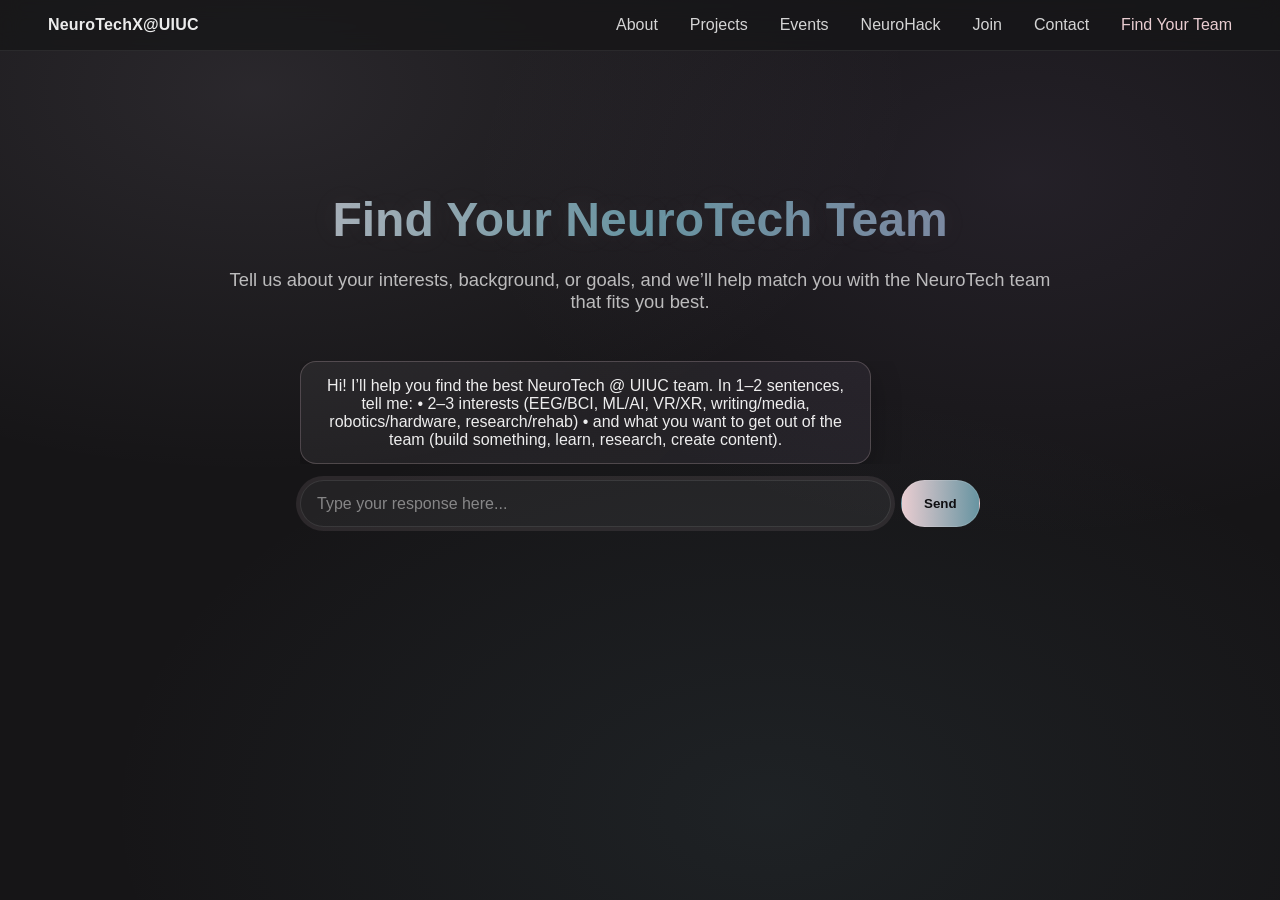
<file: match.html>
<!DOCTYPE html>
<html lang="en">
<head>
  <meta charset="UTF-8" />
  <meta name="viewport" content="width=device-width, initial-scale=1.0" />
  <title>Find Your NeuroTech Team</title>
  <link rel="stylesheet" href="styles.css" />
</head>

<body>
  <nav class="navbar">
    <div class="nav-left">
      <span class="nav-title">NeuroTechX@UIUC</span>
    </div>
    <ul class="nav-links">
      <li><a href="index.html">About</a></li>
      <li><a href="projects.html">Projects</a></li>
      <li><a href="events.html">Events</a></li>
      <li><a href="mnc.html">NeuroHack</a></li>
      <li><a href="join.html">Join</a></li>
      <li><a href="contact.html">Contact</a></li>
      <li><a href="match.html" style="color:#ff552e;">Find Your Team</a></li>
    </ul>
  </nav>

  <main class="hero-about">
    <h1>Find Your NeuroTech Team</h1>
    <p>
      Tell us about your interests, background, or goals, and we’ll help match
      you with the NeuroTech team that fits you best.
    </p>

    <div id="chat-container">
      <div id="chat"></div>

      <div id="chat-input">
        <input
          id="userInput"
          type="text"
          placeholder="Type your response here..."
          autocomplete="off"
        />
        <button id="sendBtn">Send</button>
      </div>
    </div>
  </main>

  <script src="script.js"></script>
</body>
</html>
</file>
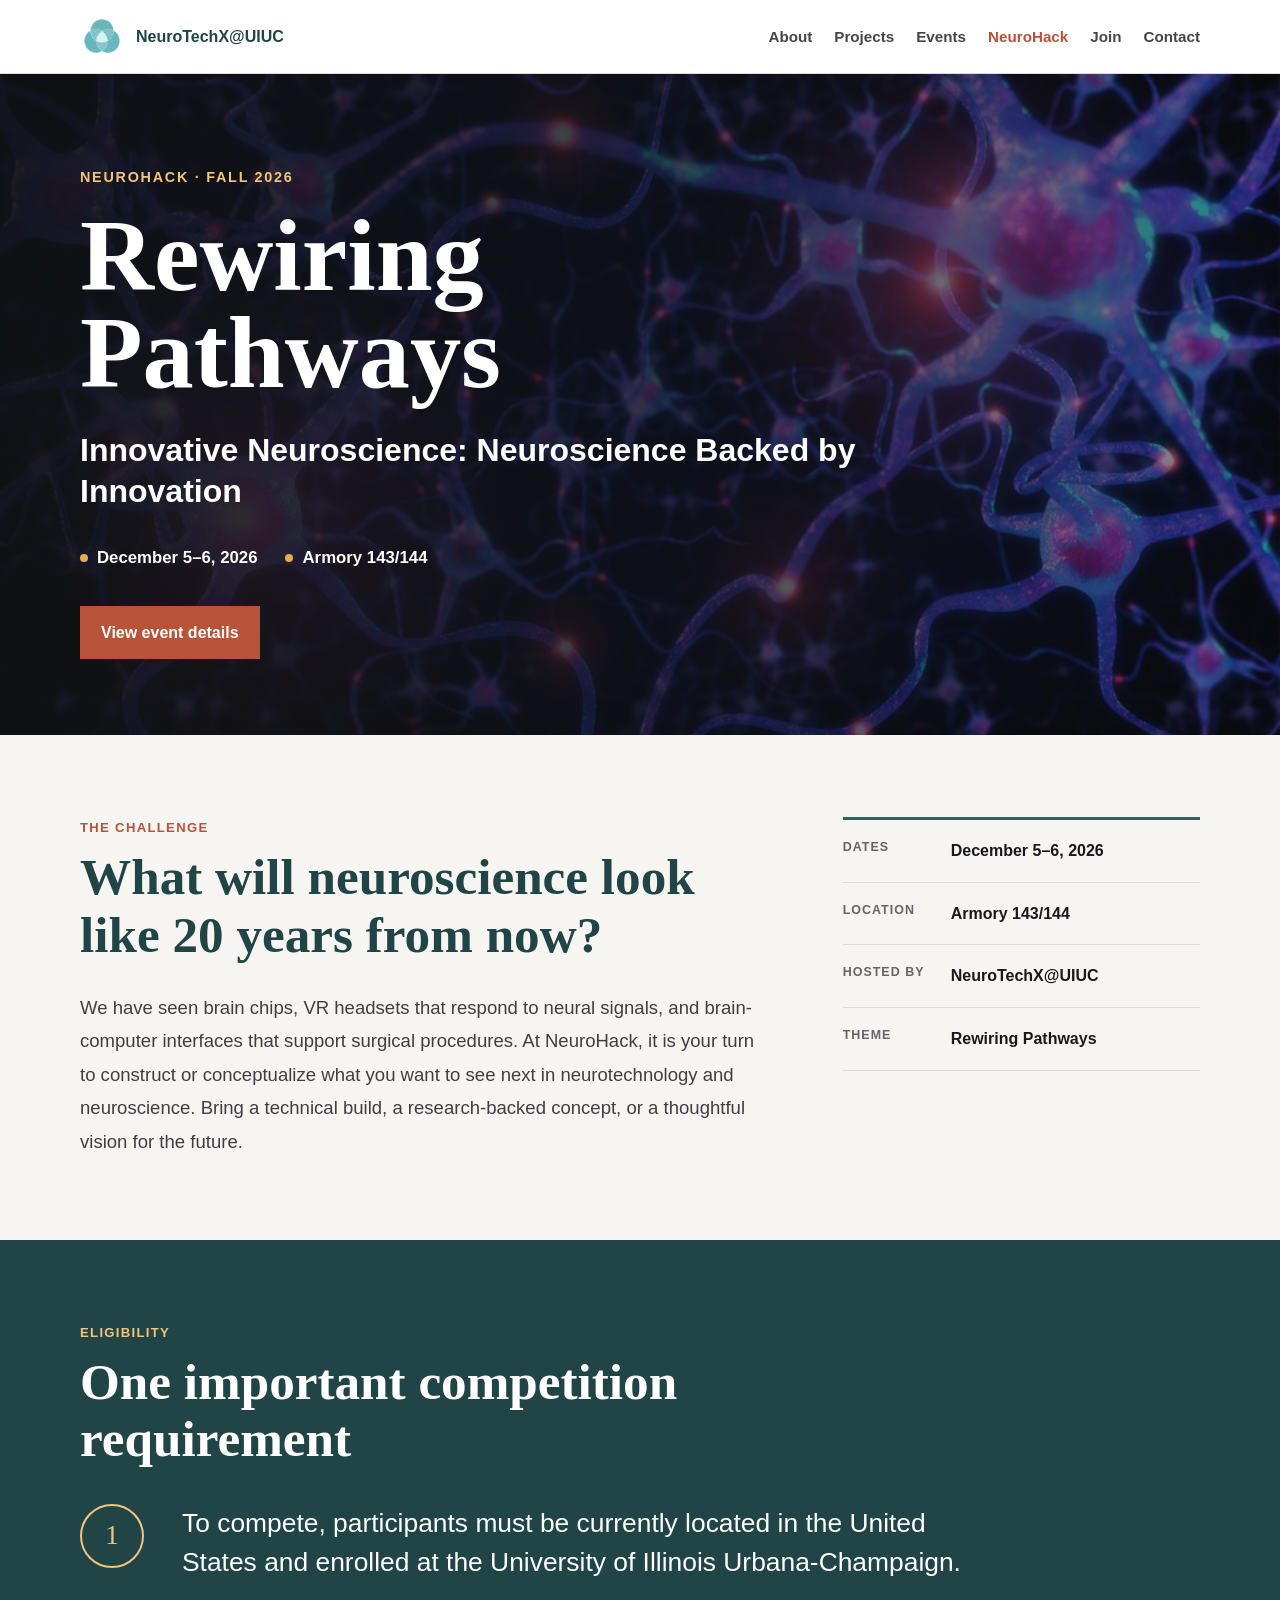
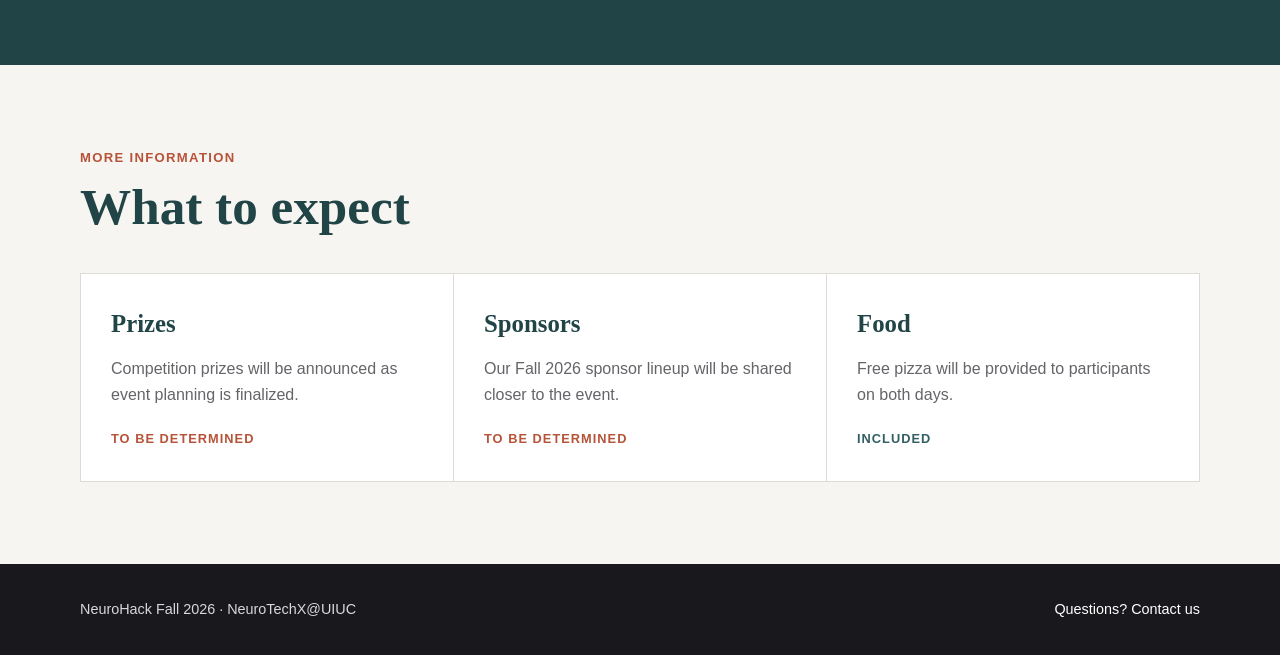
<file: mnc.html>
<!DOCTYPE html>
<html lang="en">
<head>
  <meta charset="UTF-8" />
  <meta name="viewport" content="width=device-width, initial-scale=1.0" />
  <meta name="description" content="NeuroHack Fall 2026 at the University of Illinois Urbana-Champaign." />
  <title>NeuroHack Fall 2026 | NeuroTechX@UIUC</title>
  <style>
    :root {
      --ink: #19191d;
      --paper: #f7f5f1;
      --white: #ffffff;
      --teal: #315f62;
      --teal-dark: #214447;
      --rust: #b65338;
      --gold: #e5ad52;
      --muted: #646469;
      --line: #dedbd4;
      --max-width: 1120px;
    }

    * { box-sizing: border-box; }
    html { scroll-behavior: smooth; }

    body {
      margin: 0;
      background: var(--paper);
      color: var(--ink);
      font-family: Arial, Helvetica, sans-serif;
      line-height: 1.6;
    }

    img { display: block; max-width: 100%; }
    a { color: inherit; }

    .navbar {
      position: relative;
      z-index: 10;
      display: flex;
      align-items: center;
      justify-content: space-between;
      gap: 24px;
      min-height: 74px;
      padding: 12px max(24px, calc((100% - var(--max-width)) / 2));
      background: var(--white);
      border-bottom: 1px solid var(--line);
    }

    .brand {
      display: flex;
      align-items: center;
      gap: 12px;
      color: var(--teal-dark);
      font-weight: 700;
      text-decoration: none;
      white-space: nowrap;
    }

    .brand img { width: 44px; height: 44px; object-fit: contain; }

    .nav-links {
      display: flex;
      flex-wrap: wrap;
      justify-content: flex-end;
      gap: 8px 22px;
      margin: 0;
      padding: 0;
      list-style: none;
    }

    .nav-links a {
      color: #45454a;
      font-size: 0.95rem;
      font-weight: 600;
      text-decoration: none;
    }

    .nav-links a:hover,
    .nav-links a.active { color: var(--rust); }

    .hero {
      position: relative;
      min-height: 650px;
      display: flex;
      align-items: flex-end;
      overflow: hidden;
      background: var(--ink);
    }

    .hero-image {
      position: absolute;
      inset: 0;
      width: 100%;
      height: 100%;
      object-fit: cover;
      object-position: center;
      opacity: 0.72;
    }

    .hero::after {
      content: "";
      position: absolute;
      inset: 0;
      background: linear-gradient(90deg, rgba(15, 18, 21, 0.92) 0%, rgba(15, 18, 21, 0.68) 52%, rgba(15, 18, 21, 0.25) 100%);
    }

    .hero-content {
      position: relative;
      z-index: 1;
      width: min(100% - 48px, var(--max-width));
      margin: 0 auto;
      padding: 92px 0 76px;
      color: var(--white);
    }

    .event-label {
      margin: 0 0 18px;
      color: #f2c47c;
      font-size: 0.9rem;
      font-weight: 700;
      letter-spacing: 0.12em;
      text-transform: uppercase;
    }

    h1 {
      max-width: 760px;
      margin: 0;
      font-family: Georgia, "Times New Roman", serif;
      font-size: clamp(3.25rem, 8vw, 6.8rem);
      font-weight: 600;
      line-height: 0.95;
      letter-spacing: 0;
    }

    .theme-title {
      max-width: 780px;
      margin: 28px 0 0;
      font-size: clamp(1.25rem, 2.6vw, 2rem);
      font-weight: 600;
      line-height: 1.3;
    }

    .hero-meta {
      display: flex;
      flex-wrap: wrap;
      gap: 12px 28px;
      margin: 32px 0 0;
      font-size: 1.05rem;
      font-weight: 700;
    }

    .hero-meta span { display: inline-flex; align-items: center; gap: 9px; }

    .hero-meta span::before {
      content: "";
      width: 8px;
      height: 8px;
      background: var(--gold);
      border-radius: 50%;
    }

    .button {
      display: inline-block;
      margin-top: 34px;
      padding: 13px 20px;
      background: var(--rust);
      border: 1px solid var(--rust);
      color: var(--white);
      font-weight: 700;
      text-decoration: none;
      transition: background 0.2s ease, border-color 0.2s ease;
    }

    .button:hover { background: #93432f; border-color: #93432f; }
    main { overflow: hidden; }
    .section { padding: 82px 24px; }
    .section-inner { width: min(100%, var(--max-width)); margin: 0 auto; }

    .section-kicker {
      margin: 0 0 10px;
      color: var(--rust);
      font-size: 0.82rem;
      font-weight: 700;
      letter-spacing: 0.1em;
      text-transform: uppercase;
    }

    h2 {
      margin: 0;
      color: var(--teal-dark);
      font-family: Georgia, "Times New Roman", serif;
      font-size: clamp(2rem, 4vw, 3.2rem);
      font-weight: 600;
      line-height: 1.12;
      letter-spacing: 0;
    }

    .intro-grid {
      display: grid;
      grid-template-columns: minmax(0, 1.45fr) minmax(280px, 0.75fr);
      gap: 72px;
      align-items: start;
    }

    .lead {
      margin: 28px 0 0;
      color: #3f3f43;
      font-size: 1.16rem;
      line-height: 1.8;
    }

    .details { margin: 0; border-top: 3px solid var(--teal); }

    .detail-row {
      display: grid;
      grid-template-columns: 90px 1fr;
      gap: 18px;
      padding: 18px 0;
      border-bottom: 1px solid var(--line);
    }

    .detail-row dt {
      color: var(--muted);
      font-size: 0.78rem;
      font-weight: 700;
      letter-spacing: 0.08em;
      text-transform: uppercase;
    }

    .detail-row dd { margin: 0; font-weight: 700; }
    .eligibility { background: var(--teal-dark); color: var(--white); }
    .eligibility .section-kicker { color: #f2c47c; }
    .eligibility h2 { max-width: 800px; color: var(--white); }

    .rule {
      display: grid;
      grid-template-columns: 76px 1fr;
      gap: 26px;
      align-items: start;
      max-width: 900px;
      margin-top: 36px;
    }

    .rule-number {
      display: grid;
      width: 64px;
      height: 64px;
      place-items: center;
      border: 2px solid #f2c47c;
      border-radius: 50%;
      color: #f2c47c;
      font-family: Georgia, "Times New Roman", serif;
      font-size: 1.7rem;
    }

    .rule p {
      margin: 0;
      font-size: clamp(1.2rem, 2.5vw, 1.65rem);
      line-height: 1.5;
    }

    .status-grid {
      display: grid;
      grid-template-columns: repeat(3, minmax(0, 1fr));
      gap: 1px;
      margin-top: 38px;
      background: var(--line);
      border: 1px solid var(--line);
    }

    .status-item { min-height: 190px; padding: 30px; background: var(--white); }

    .status-item h3 {
      margin: 0 0 12px;
      color: var(--teal-dark);
      font-family: Georgia, "Times New Roman", serif;
      font-size: 1.55rem;
      letter-spacing: 0;
    }

    .status-item p { margin: 0; color: var(--muted); }

    .status {
      display: inline-block;
      margin-top: 22px;
      color: var(--rust);
      font-size: 0.8rem;
      font-weight: 700;
      letter-spacing: 0.08em;
      text-transform: uppercase;
    }

    .pizza .status { color: var(--teal); }

    footer { padding: 34px 24px; background: var(--ink); color: #d8d8da; }

    .footer-inner {
      display: flex;
      justify-content: space-between;
      gap: 24px;
      width: min(100%, var(--max-width));
      margin: 0 auto;
      font-size: 0.9rem;
    }

    .footer-inner a { color: var(--white); text-decoration: none; }

    @media (max-width: 820px) {
      .navbar { align-items: flex-start; flex-direction: column; }
      .nav-links { justify-content: flex-start; }
      .hero { min-height: 600px; }
      .hero::after { background: linear-gradient(0deg, rgba(15, 18, 21, 0.96) 0%, rgba(15, 18, 21, 0.58) 100%); }
      .intro-grid, .status-grid { grid-template-columns: 1fr; }
      .intro-grid { gap: 48px; }
      .section { padding: 64px 24px; }
      .rule { grid-template-columns: 1fr; }
      .footer-inner { flex-direction: column; }
    }

    @media (max-width: 520px) {
      .navbar { padding: 12px 18px; }
      .nav-links { gap: 8px 15px; }
      .hero-content { width: min(100% - 36px, var(--max-width)); padding-bottom: 54px; }
      .hero-meta { flex-direction: column; }
      .detail-row { grid-template-columns: 1fr; gap: 4px; }
    }
  </style>
</head>
<body>
  <nav class="navbar" aria-label="Primary navigation">
    <a class="brand" href="index.html">
      <img src="assets/logo.png" alt="" />
      <span>NeuroTechX@UIUC</span>
    </a>
    <ul class="nav-links">
      <li><a href="index.html">About</a></li>
      <li><a href="projects.html">Projects</a></li>
      <li><a href="events.html">Events</a></li>
      <li><a href="mnc.html" class="active" aria-current="page">NeuroHack</a></li>
      <li><a href="join.html">Join</a></li>
      <li><a href="contact.html">Contact</a></li>
    </ul>
  </nav>

  <header class="hero">
    <img class="hero-image" src="assets/BackgroundImage.jpg" alt="A network of illuminated neurons" />
    <div class="hero-content">
      <p class="event-label">NeuroHack · Fall 2026</p>
      <h1>Rewiring Pathways</h1>
      <p class="theme-title">Innovative Neuroscience: Neuroscience Backed by Innovation</p>
      <div class="hero-meta" aria-label="Event details">
        <span>December 5–6, 2026</span>
        <span>Armory 143/144</span>
      </div>
      <a class="button" href="#event-details">View event details</a>
    </div>
  </header>

  <main>
    <section class="section" id="event-details">
      <div class="section-inner intro-grid">
        <div>
          <p class="section-kicker">The challenge</p>
          <h2>What will neuroscience look like 20 years from now?</h2>
          <p class="lead">
            We have seen brain chips, VR headsets that respond to neural signals, and brain-computer
            interfaces that support surgical procedures. At NeuroHack, it is your turn to construct
            or conceptualize what you want to see next in neurotechnology and neuroscience. Bring a
            technical build, a research-backed concept, or a thoughtful vision for the future.
          </p>
        </div>

        <dl class="details">
          <div class="detail-row"><dt>Dates</dt><dd>December 5–6, 2026</dd></div>
          <div class="detail-row"><dt>Location</dt><dd>Armory 143/144</dd></div>
          <div class="detail-row"><dt>Hosted by</dt><dd>NeuroTechX@UIUC</dd></div>
          <div class="detail-row"><dt>Theme</dt><dd>Rewiring Pathways</dd></div>
        </dl>
      </div>
    </section>

    <section class="section eligibility">
      <div class="section-inner">
        <p class="section-kicker">Eligibility</p>
        <h2>One important competition requirement</h2>
        <div class="rule">
          <div class="rule-number" aria-hidden="true">1</div>
          <p>
            To compete, participants must be currently located in the United States and enrolled at
            the University of Illinois Urbana-Champaign.
          </p>
        </div>
      </div>
    </section>

    <section class="section">
      <div class="section-inner">
        <p class="section-kicker">More information</p>
        <h2>What to expect</h2>
        <div class="status-grid">
          <article class="status-item">
            <h3>Prizes</h3>
            <p>Competition prizes will be announced as event planning is finalized.</p>
            <span class="status">To be determined</span>
          </article>
          <article class="status-item">
            <h3>Sponsors</h3>
            <p>Our Fall 2026 sponsor lineup will be shared closer to the event.</p>
            <span class="status">To be determined</span>
          </article>
          <article class="status-item pizza">
            <h3>Food</h3>
            <p>Free pizza will be provided to participants on both days.</p>
            <span class="status">Included</span>
          </article>
        </div>
      </div>
    </section>
  </main>

  <footer>
    <div class="footer-inner">
      <span>NeuroHack Fall 2026 · NeuroTechX@UIUC</span>
      <a href="contact.html">Questions? Contact us</a>
    </div>
  </footer>
</body>
</html>
</file>
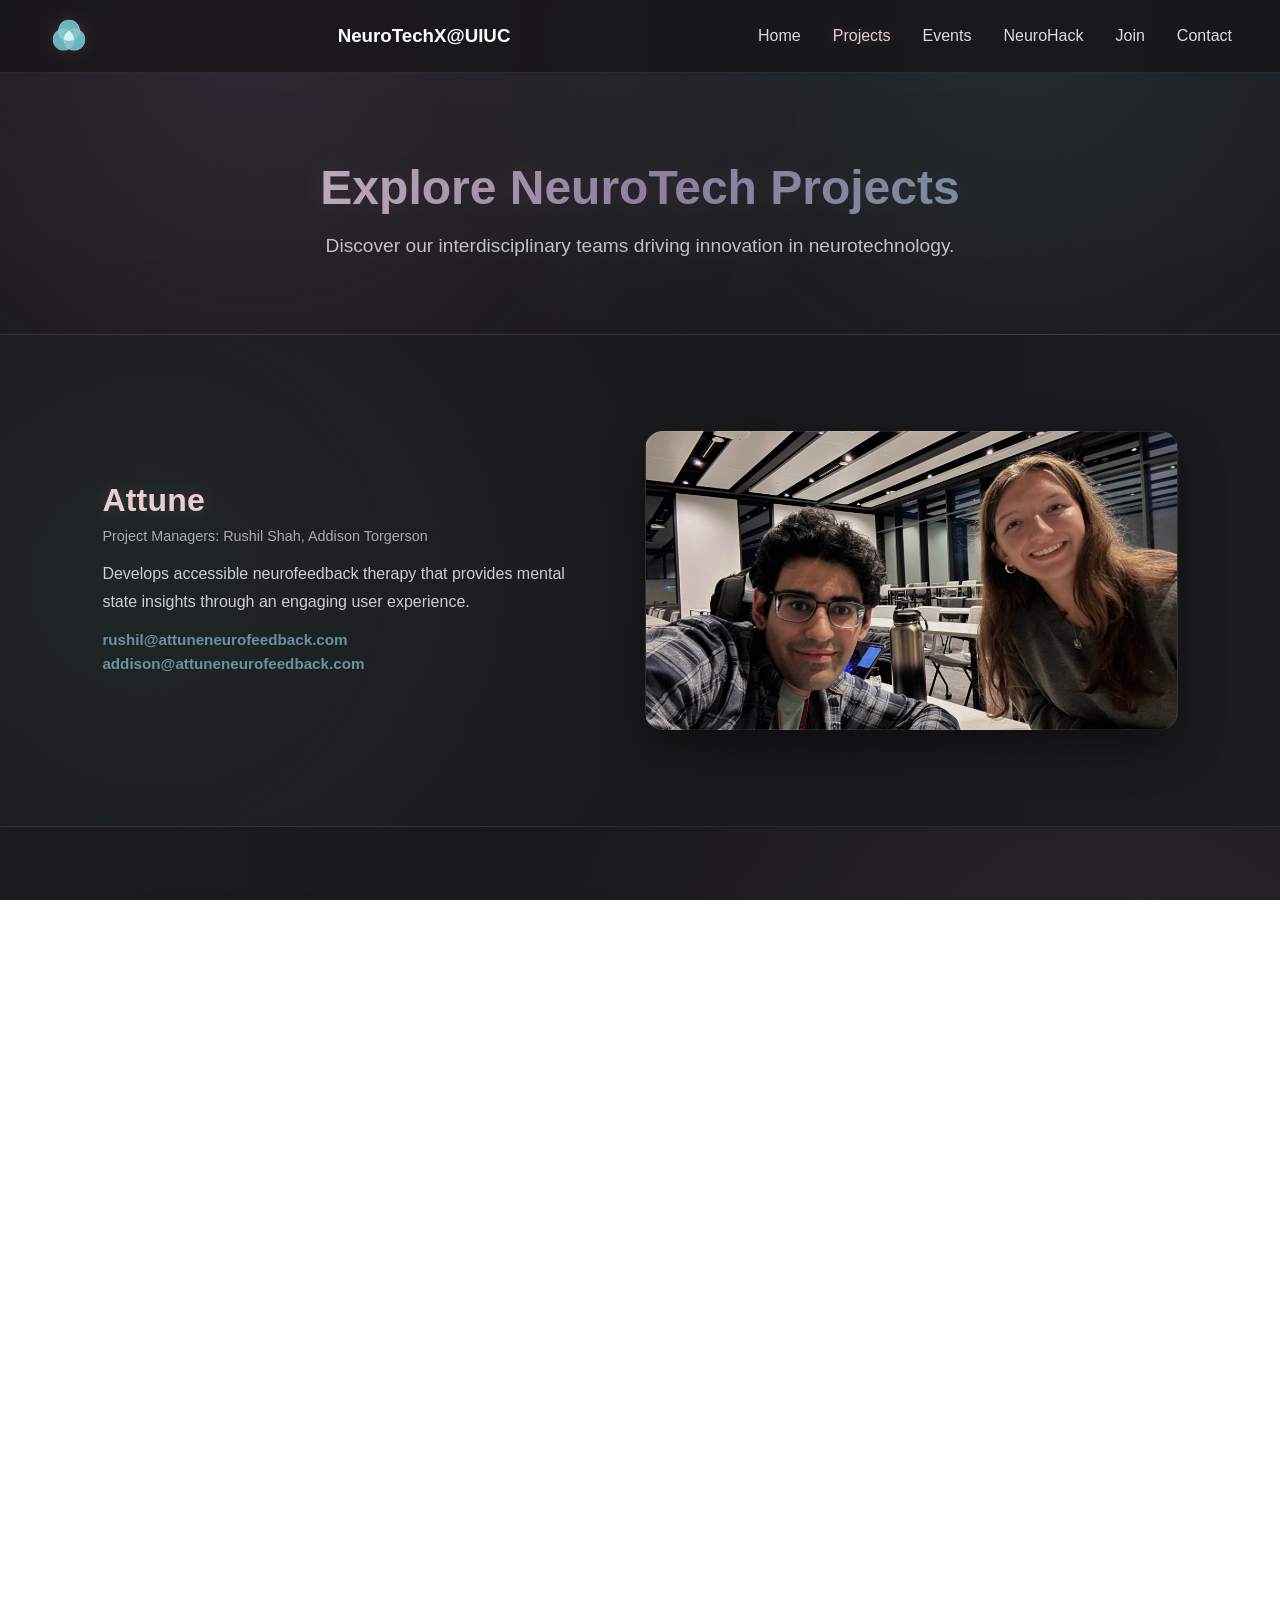
<file: projects.html>
<!DOCTYPE html>
<html lang="en">
<head>
  <meta charset="UTF-8" />
  <meta name="viewport" content="width=device-width, initial-scale=1.0" />
  <title>NeuroTech UIUC | Projects</title>
  <link rel="stylesheet" href="styles.css" />

  <style>
    /* ==== RESET ==== */
    * { margin: 0; padding: 0; box-sizing: border-box; }

    html, body {
      width: 100%;
      height: 100%;
      overflow-x: hidden;
      overflow-y: auto;
      scroll-behavior: smooth;
      font-family: "Poppins", sans-serif;
      background: radial-gradient(circle at top, #1d1c1f, #161517);
      color: #fff;
    }

    /* navbar */
    .navbar {
      position: fixed;
      top: 0;
      left: 0;
      width: 100%;
      padding: 1rem 3rem;
      display: flex;
      justify-content: space-between;
      align-items: center;
      background: rgba(22, 21, 23, 0.75);
      backdrop-filter: blur(10px);
      border-bottom: 1px solid rgba(255,255,255,0.08);
      z-index: 100;
    }

    .logo {
      height: 40px;
      filter: drop-shadow(0 0 10px rgba(233,205,209,.15));
    }

    .nav-links {
      list-style: none;
      display: flex;
      gap: 2rem;
    }

    .nav-links a {
      text-decoration: none;
      color: rgba(255,255,255,.85);
      font-weight: 500;
      transition: color 0.2s ease, text-shadow 0.2s ease;
    }

    .nav-links a:hover {
      color: #E9CDD1;
      text-shadow: 0 0 12px rgba(233,205,209,.25);
    }

    /* Header*/
    .projects-header {
      text-align: center;
      padding: 10rem 2rem 4.5rem 2rem;
      background:
        radial-gradient(circle at 20% 10%, rgba(143,125,161,.20), transparent 55%),
        radial-gradient(circle at 80% 0%, rgba(103,148,161,.18), transparent 55%),
        linear-gradient(180deg, rgba(22,21,23,0.92), rgba(22,21,23,1));
      border-bottom: 1px solid rgba(255,255,255,0.08);
    }

    .projects-header h1 {
      font-size: 3rem;
      background: linear-gradient(90deg, #E9CDD1, #8F7DA1, #6794A1);
      -webkit-background-clip: text;
      background-clip: text;
      -webkit-text-fill-color: transparent;
      animation: float 3s ease-in-out infinite;
      text-shadow: 0 0 30px rgba(233,205,209,.12);
    }

    .projects-header p {
      font-size: 1.2rem;
      color: rgba(255,255,255,.72);
      font-weight: 400;
      margin-top: 1rem;
      max-width: 900px;
      margin-left: auto;
      margin-right: auto;
      line-height: 1.6;
    }

    /* Project sections */
    .project-section {
      display: flex;
      align-items: center;
      justify-content: center;
      gap: 4rem;
      padding: 6rem 8%;
      border-bottom: 1px solid rgba(255,255,255,0.08);
      transition: transform 0.35s ease, box-shadow 0.35s ease;
      flex-wrap: nowrap;
      overflow: hidden;
      position: relative;
    }

    /* section backgrounds */
    .project-section:nth-child(even) {
      flex-direction: row-reverse;
      background:
        radial-gradient(circle at 10% 50%, rgba(74,108,105,.18), transparent 55%),
        linear-gradient(90deg, rgba(22,21,23,1), rgba(28,27,31,1));
    }

    .project-section:nth-child(odd) {
      background:
        radial-gradient(circle at 90% 50%, rgba(143,125,161,.16), transparent 55%),
        linear-gradient(90deg, rgba(28,27,31,1), rgba(22,21,23,1));
    }

    .project-section:hover {
      transform: scale(1.005);
      box-shadow: 0 20px 55px rgba(143,125,161,.20);
    }

    /* ==== IMAGE ==== */
    .project-img {
      flex: 1 1 50%;
      aspect-ratio: 16 / 9;
      width: 100%;
      border-radius: 18px;
      background-size: cover;
      background-position: center;
      background-repeat: no-repeat;
      filter: brightness(0.92) saturate(1.05);
      transition: transform 0.6s ease, filter 0.6s ease, box-shadow 0.6s ease;
      cursor: pointer;
      opacity: 0;
      animation: fadeIn 0.9s ease forwards;
      box-shadow: 0 18px 45px rgba(0,0,0,.45);
      border: 1px solid rgba(255,255,255,0.10);
    }

    .project-img:hover {
      filter: brightness(1) saturate(1.08);
      transform: scale(1.03);
      box-shadow: 0 26px 65px rgba(103,148,161,.25);
    }

    .project-img.project-placeholder {
      background:
        linear-gradient(135deg, rgba(233,205,209,.16), rgba(103,148,161,.24)),
        rgba(255,255,255,.05);
      display: flex;
      align-items: center;
      justify-content: center;
      padding: 2rem;
      text-align: center;
      filter: none;
    }

    .project-img.project-placeholder::before {
      content: attr(data-project);
      color: rgba(255,255,255,.86);
      font-size: clamp(1.6rem, 4vw, 3rem);
      font-weight: 700;
      letter-spacing: 0;
    }

    /* ==== TEXT ==== */
    .project-content {
      flex: 1 1 45%;
      text-align: left;
      animation: fadeIn 0.9s ease 0.25s forwards;
      opacity: 0;
      transform: translateY(20px);
      max-width: 600px;
    }

    h2.project-title {
      font-size: 2rem;
      color: #E9CDD1;
      margin-bottom: 0.6rem;
      text-shadow: 0 0 18px rgba(233,205,209,.18);
      letter-spacing: 0.2px;
    }

    .credits {
      font-size: 0.9rem;
      color: rgba(255,255,255,.62);
      margin-bottom: 1rem;
    }

    .about {
      font-size: 1rem;
      line-height: 1.7;
      color: rgba(255,255,255,.78);
      margin-bottom: 1rem;
      max-width: 600px;
    }

    .email {
      font-size: 0.95rem;
      color: #6794A1;
      display: block;
      margin-bottom: 0.45rem;
      text-decoration: none;
      font-weight: 600;
      transition: color 0.2s ease, text-shadow 0.2s ease;
    }

    .email:hover {
      color: #E9CDD1;
      text-shadow: 0 0 12px rgba(233,205,209,.25);
      text-decoration: underline;
    }

    /* ==== ANIMATIONS ==== */
    @keyframes fadeIn {
      to { opacity: 1; transform: translateY(0); }
    }

    @keyframes float {
      0%, 100% { transform: translateY(0); }
      50% { transform: translateY(-6px); }
    }

    /* ==== RESPONSIVE ==== */
    @media (max-width: 1100px) {
      .project-section {
        flex-direction: column;
        text-align: center;
        gap: 2rem;
        padding: 4rem 6%;
      }

      .project-section:nth-child(even) {
        flex-direction: column;
      }

      .project-content {
        width: 100%;
        text-align: center;
      }

      .project-img {
        width: 100%;
        aspect-ratio: 16 / 9;
        height: auto;
        margin-bottom: 1.5rem;
      }
    }

    @media (max-width: 768px) {
      .projects-header h1 { font-size: 2.2rem; }
      .projects-header p { font-size: 1.05rem; }
      h2.project-title { font-size: 1.65rem; }
    }
  </style>
</head>

<body>
  <!-- NAVBAR -->
  <nav class="navbar">
    <img src="assets/logo.png" alt="NeuroTech Logo" class="logo" />
    <h3>NeuroTechX@UIUC</h3>
    <ul class="nav-links">
      <li><a href="index.html">Home</a></li>
      <li>
        <a href="projects.html" style="color:#E9CDD1; text-shadow:0 0 12px rgba(233,205,209,.25);">
          Projects
        </a>
      </li>
      <li><a href="events.html">Events</a></li>
      <li><a href="mnc.html">NeuroHack</a></li>
      <li><a href="join.html">Join</a></li>
      <li><a href="contact.html">Contact</a></li>
    </ul>
  </nav>

  <main>
    <section class="projects-header">
      <h1>Explore NeuroTech Projects</h1>
      <p>Discover our interdisciplinary teams driving innovation in neurotechnology.</p>
    </section>

    <!-- PROJECTS -->
    <section class="project-section">
      <div class="project-img" style="background-image: url('assets/brainstorm_pms.jpg');"></div>
      <div class="project-content">
        <h2 class="project-title">Attune</h2>
        <p class="credits">Project Managers: Rushil Shah, Addison Torgerson</p>
        <p class="about">Develops accessible neurofeedback therapy that provides mental state insights through an engaging user experience.</p>
        <a class="email" href="mailto:rushil@attuneneurofeedback.com">rushil@attuneneurofeedback.com</a>
        <a class="email" href="mailto:addison@attuneneurofeedback.com">addison@attuneneurofeedback.com</a>
      </div>
    </section>

    <section class="project-section">
      <div class="project-img" style="background-image: url('assets/NewCortexCodec.png');"></div>
      <div class="project-content">
        <h2 class="project-title">Cortex Codec</h2>
        <p class="credits">Project Managers: Nishita Paruchuri, Veda Fernandes</p>
        <p class="about">Using motor imagery with a 16-channel EEG headset to control games using machine learning.</p>
        <a class="email" href="mailto:np45@illinois.edu">np45@illinois.edu</a>
        <a class="email" href="mailto:vedaf2@illinois.edu">vedaf2@illinois.edu</a>
      </div>
    </section>

    <section class="project-section">
      <div class="project-img" style="background-image: url('assets/neurobot.JPG');"></div>
      <div class="project-content">
        <h2 class="project-title">NeuroBot</h2>
        <p class="credits">Project Managers: Moukthika Nellutla, Tanvi Kurundkar</p>
        <p class="about">Uses EEG data to detect emotions and power a chatbot that recommends personalized wellness actions.</p>
        <a class="email" href="mailto:mn38@illinois.edu">mn38@illinois.edu</a>
      </div>
    </section>

    <section class="project-section">
      <div class="project-img" style="background-image: url('assets/IMG_7666.jpg');"></div>
      <div class="project-content">
        <h2 class="project-title">NeuroWalker</h2>
        <p class="credits">Project Managers: Abhay Nagaraj, Maple Fan</p>
        <p class="about">Develops a VR tool that helps students visualize and learn 3D neural anatomy.</p>
        <a class="email" href="mailto:abhaykn2@illinois.edu">abhaykn2@illinois.edu</a>
        <a class="email" href="mailto:maplef2@illinois.edu">maplef2@illinois.edu</a>
      </div>
    </section>

    <section class="project-section">
      <div class="project-img project-placeholder" data-project="Brain2Image"></div>
      <div class="project-content">
        <h2 class="project-title">Brain2Image</h2>
        <p class="credits">Project Managers: Krrish Ganesh, Abhiraj Bhashkar</p>
        <p class="about">Renders visual imagery from processed EEG signals to advance brain-computer interface research for neuromuscular disorders.</p>
        <a class="email" href="mailto:krrishg2@illinois.edu">krrishg2@illinois.edu</a>
        <a class="email" href="mailto:ab109@illinois.edu">ab109@illinois.edu</a>
      </div>
    </section>

    <section class="project-section">
      <div class="project-img project-placeholder" data-project="MindScents"></div>
      <div class="project-content">
        <h2 class="project-title">MindScents</h2>
        <p class="credits">Project Manager: Ke Zhang</p>
        <p class="about">Developing an EEG-based system to analyze how different scents and concentrations influence emotional states.</p>
        <a class="email" href="mailto:kezhang6@illinois.edu">kezhang6@illinois.edu</a>
      </div>
    </section>

    <section class="project-section">
      <div class="project-img" style="background-image: url('assets/marketing.JPG');"></div>
      <div class="project-content">
        <h2 class="project-title">Percep</h2>
        <p class="credits">Project Managers: Ocean Ng, Aditi Cherukuri</p>
        <p class="credits">CEO: Alexia Rendon</p>
        <p class="about">Uses EEG signals and machine learning to classify and analyze emotional responses.</p>
        <a class="email" href="mailto:acher22@illinois.edu">acher22@illinois.edu</a>
        <a class="email" href="mailto:oceanng2@illinois.edu">oceanng2@illinois.edu</a>
      </div>
    </section>

    <section class="project-section">
      <div class="project-img project-placeholder" data-project="NeuroRover"></div>
      <div class="project-content">
        <h2 class="project-title">NeuroRover</h2>
        <p class="credits">Project Managers: Agniva Chaudhuri, Atchaya Muthupalaniappan</p>
        <p class="about">Uses EMG signals to control a rover in real time for neurorobotics applications.</p>
        <a class="email" href="mailto:agnivac2@illinois.edu">agnivac2@illinois.edu</a>
        <a class="email" href="mailto:amuth10@illinois.edu">amuth10@illinois.edu</a>
      </div>
    </section>

    <section class="project-section">
      <div class="project-img project-placeholder" data-project="OpenTFUS"></div>
      <div class="project-content">
        <h2 class="project-title">OpenTFUS</h2>
        <p class="credits">Project Manager: Samir Mohammad</p>
        <p class="about">Develops open-source tools for transcranial focused ultrasound (tFUS), a non-invasive brain stimulation technology.</p>
        <a class="email" href="mailto:smoha95@illinois.edu">smoha95@illinois.edu</a>
      </div>
    </section>

    <section class="project-section">
      <div class="project-img project-placeholder" data-project="ThewBand"></div>
      <div class="project-content">
        <h2 class="project-title">ThewBand</h2>
        <p class="credits">Project Managers: Ellen Hsuan, Evan Sun</p>
        <p class="about">Develops a wearable EMG device that measures muscle load capacity while integrating LLM technology for consumer neurotechnology.</p>
        <a class="email" href="mailto:ehsua@illinois.edu">ehsua@illinois.edu</a>
        <a class="email" href="mailto:efsun2@illinois.edu">efsun2@illinois.edu</a>
      </div>
    </section>

    <section class="project-section">
      <div class="project-img" style="background-image: url('assets/neurify.jpg');"></div>
      <div class="project-content">
        <h2 class="project-title">Neurify</h2>
        <p class="credits">Project Manager: Brandon Cardozo</p>
        <p class="about">Builds a web application that recommends Spotify songs based on a user's mental state using EEG and machine learning.</p>
        <a class="email" href="mailto:bcard@illinois.edu">bcard@illinois.edu</a>
      </div>
    </section>

    <section class="project-section">
      <div class="project-img project-placeholder" data-project="NeuroMed"></div>
      <div class="project-content">
        <h2 class="project-title">NeuroMed</h2>
        <p class="credits">Project Manager: Anmita Avirneni</p>
        <p class="about">Develops a computational model that uses biomarkers to improve depression diagnosis.</p>
        <a class="email" href="mailto:aavir@illinois.edu">aavir@illinois.edu</a>
      </div>
    </section>

    <section class="project-section">
      <div class="project-img project-placeholder" data-project="Research & Apply"></div>
      <div class="project-content">
        <h2 class="project-title">Research & Apply</h2>
        <p class="credits">Project Manager: Kush Bhardwaj</p>
        <p class="about">Researching problem areas in neurophysiology to build physical and computational prototypes, including EEG rehab feedback and robotic motion mimicry systems.</p>
        <a class="email" href="mailto:kushb2@illinois.edu">kushb2@illinois.edu</a>
      </div>
    </section>

  </main>
</body>
</html>
</file>
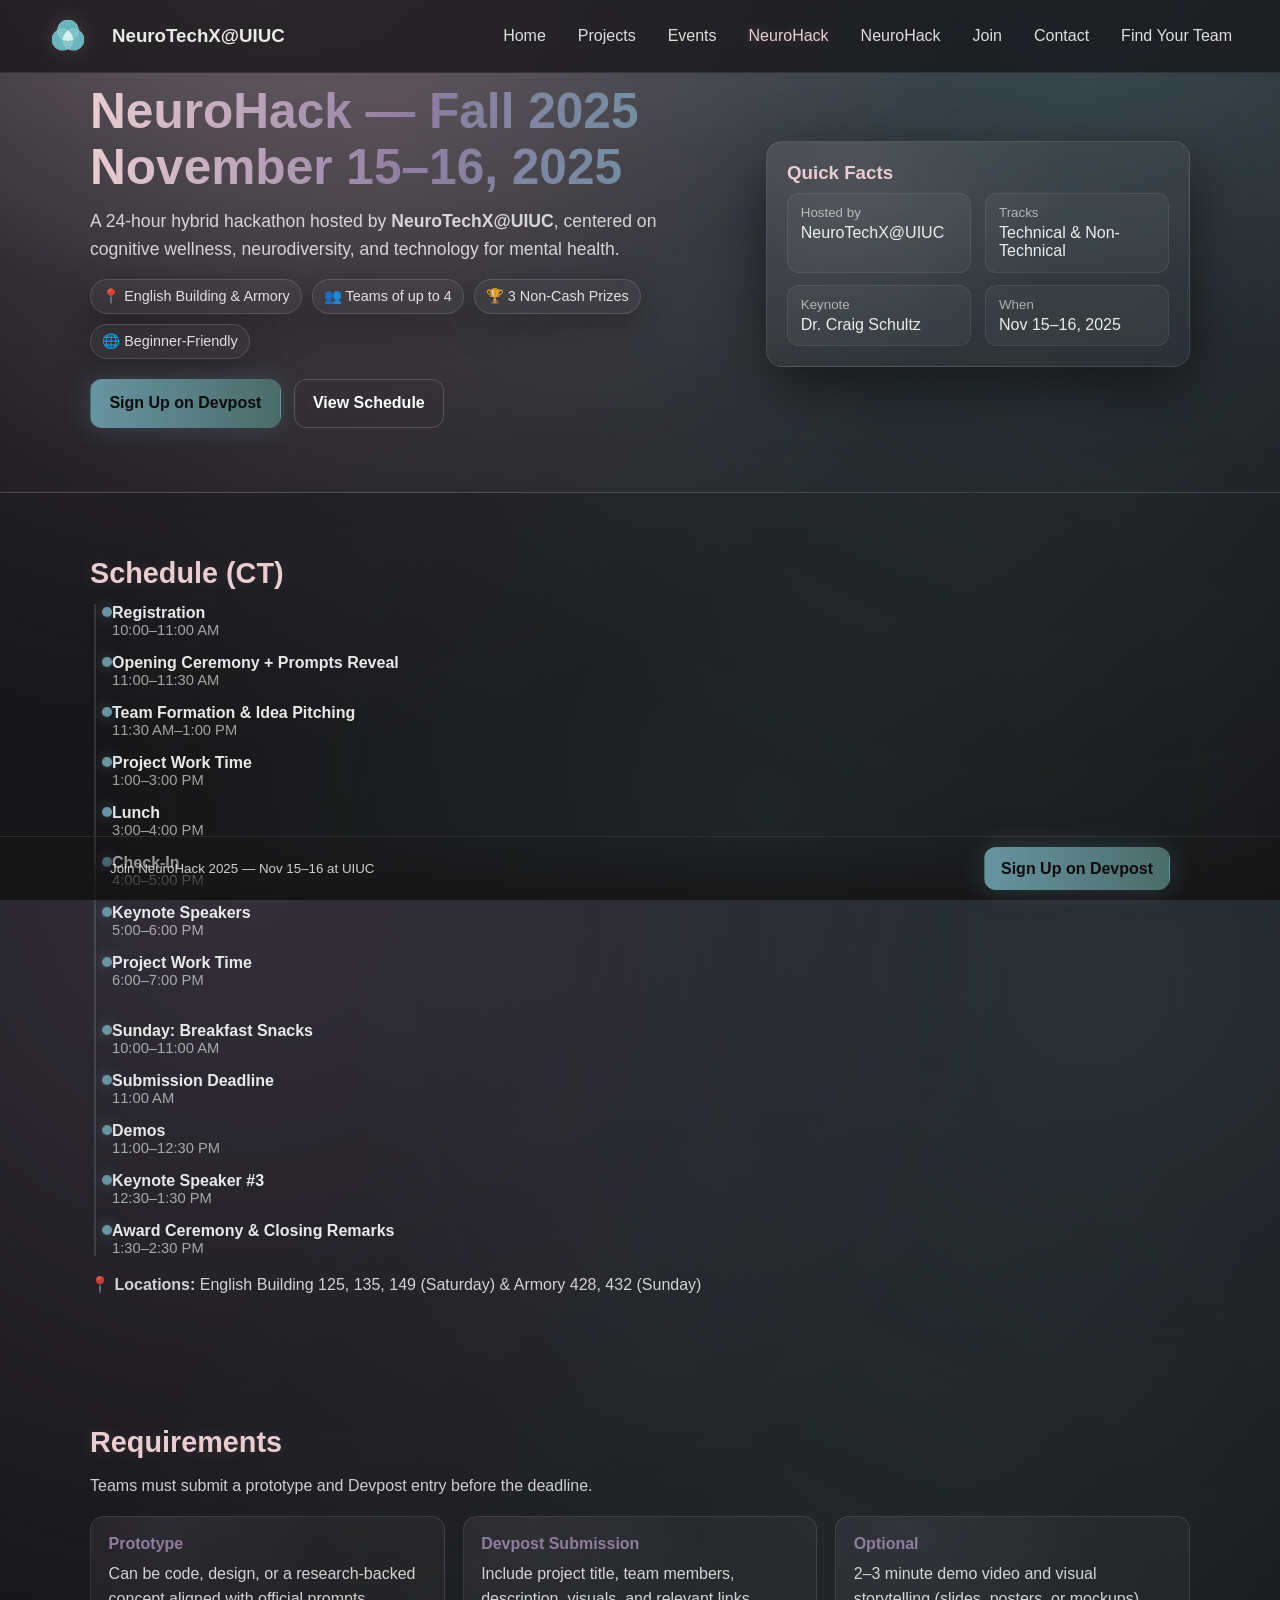
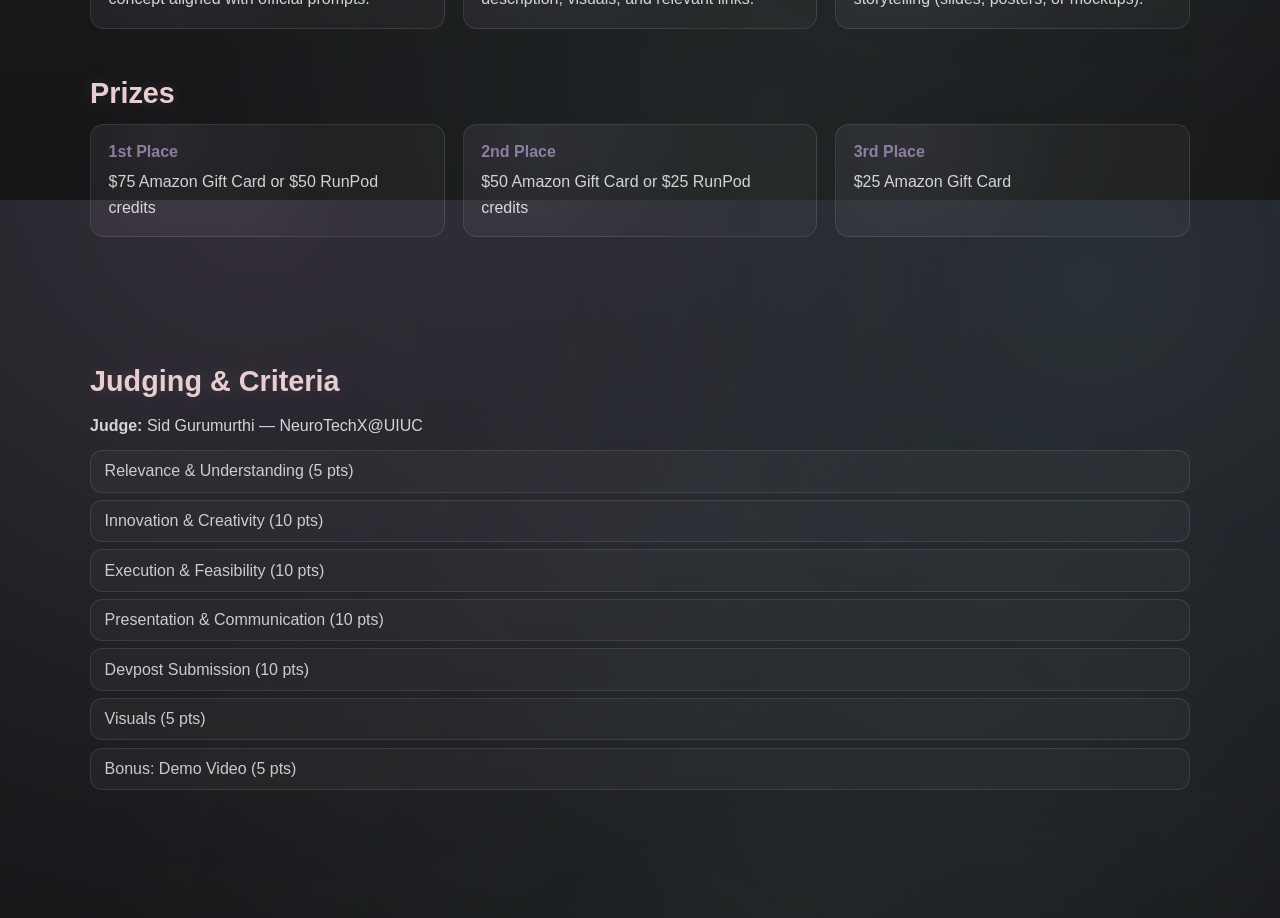
<file: team.html>
<!DOCTYPE html>
<html lang="en">
<head>
  <meta charset="UTF-8" />
  <meta name="viewport" content="width=device-width, initial-scale=1.0"/>
  <title>NeuroTech UIUC | NeuroHack Fall 2025</title>
  <link rel="icon" href="assets/favicon.ico" />
  <style>
    /* ========================
       THEME (new palette)
    ======================== */
    :root{
      --bg: #161517;
      --panel: rgba(255,255,255,0.06);
      --panel-2: rgba(255,255,255,0.04);
      --border: rgba(255,255,255,0.10);

      --text: rgba(255,255,255,0.90);
      --muted: rgba(255,255,255,0.70);

      --accent: #E9CDD1;   /* blush */
      --accent2: #8F7DA1;  /* mauve */
      --accent3: #6794A1;  /* teal */
      --accent4: #4A6C69;  /* deep green-teal */

      --shadow: 0 20px 60px rgba(0,0,0,0.50);
      --glow: 0 0 30px rgba(233,205,209,0.18);
    }
    /* ===== Normalize common text spacing ===== */
p { margin: 0; }
ul { margin: 0; padding: 0; }

/* ===== Make the Judging list look intentional (not browser-default) ===== */
.section ul.muted{
  list-style: none;                 /* removes bullets */
  margin-top: .75rem;
  padding-left: 0;
  display: grid;
  gap: .45rem;
}

.section ul.muted li{
  padding: .7rem .85rem;
  border: 1px solid rgba(255,255,255,0.10);
  background: rgba(255,255,255,0.03);
  border-radius: 12px;
  color: rgba(255,255,255,0.76);
}

/* (optional) if you want the judge line + list centered consistently */
.section p { line-height: 1.6; color: rgba(255,255,255,0.80); }

    /* ===== Reset & Base ===== */
    *,*::before,*::after{box-sizing:border-box}
    html,body{margin:0;height:100%}
    body{
      font-family:"Poppins",sans-serif;
      background:
        radial-gradient(circle at 20% 0%, rgba(143,125,161,0.20), transparent 55%),
        radial-gradient(circle at 85% 10%, rgba(103,148,161,0.18), transparent 55%),
        radial-gradient(circle at 60% 90%, rgba(74,108,105,0.18), transparent 60%),
        linear-gradient(180deg, #1c1b1f, var(--bg));
      color:var(--text);
      -webkit-font-smoothing:antialiased;
      -moz-osx-font-smoothing:grayscale;
    }
    a{color:inherit; text-decoration:none}

    /* ===== Navbar (updated palette) ===== */
    .navbar{
      position:fixed; top:0; left:0; width:100%;
      padding:1rem 3rem; display:flex; align-items:center; justify-content:space-between;
      background: rgba(22,21,23,0.75);
      backdrop-filter: blur(10px);
      border-bottom: 1px solid rgba(255,255,255,0.08);
      z-index:50;
    }
    .logo{
      height:40px;
      filter: drop-shadow(0 0 10px rgba(233,205,209,.15));
    }
    .navbar h3{margin:0 0 0 .75rem; font-weight:600}
    .nav-row{display:flex; align-items:center; gap:.75rem}
    .nav-links{list-style:none; display:flex; gap:2rem}
    .nav-links a{
      font-weight:500;
      color: rgba(255,255,255,0.85);
      transition: color .2s ease, text-shadow .2s ease;
    }
    .nav-links a:hover,
    .nav-links a.active{
      color: var(--accent);
      text-shadow: 0 0 12px rgba(233,205,209,.25);
    }

    /* ===== Page Layout ===== */
    main{margin-top:6rem}
    .section{padding:4rem 1.25rem}
    .container{max-width:1100px; margin:0 auto}

    /* ===== Hero ===== */
    .hero{
      position:relative; overflow:hidden; padding:5rem 1.25rem 4rem;
      background:
        radial-gradient(1200px 600px at 20% -10%, rgba(233,205,209,.22), transparent 60%),
        radial-gradient(1000px 500px at 90% 0%, rgba(103,148,161,.16), transparent 60%),
        linear-gradient(180deg, rgba(255,255,255,0.02), rgba(255,255,255,0.00));
      border-bottom:1px solid rgba(255,255,255,.08);
    }
    .hero::after{
      content:"";
      position:absolute;
      inset:0;
      background:
        radial-gradient(circle at 30% 30%, rgba(233,205,209,0.12), transparent 60%),
        radial-gradient(circle at 75% 20%, rgba(103,148,161,0.10), transparent 55%);
      pointer-events:none;
    }

    .hero-inner{
      position: relative;
      z-index: 1;
      max-width:1100px; margin:0 auto;
      display:grid; grid-template-columns:1.2fr .8fr;
      gap:2.5rem; align-items:center
    }
    @media (max-width: 960px){ .hero-inner{grid-template-columns:1fr} }

    .hero h1{
      font-size:clamp(2rem,4.5vw,3.1rem);
      line-height:1.12; margin:.25rem 0 .75rem;
      background: linear-gradient(90deg, var(--accent), var(--accent2), var(--accent3));
      -webkit-background-clip:text;
      background-clip:text;
      -webkit-text-fill-color:transparent;
      text-shadow:none;
    }
    .hero p.lead{color: rgba(255,255,255,0.78); font-size:clamp(1rem,2vw,1.1rem); line-height:1.6}

    .hero-badges{display:flex; flex-wrap:wrap; gap:.6rem; margin:1rem 0 1.25rem}
    .badge{
      display:inline-flex; align-items:center; gap:.5rem;
      padding:.5rem .7rem;
      border:1px solid rgba(255,255,255,.14);
      border-radius:999px;
      font-size:.9rem;
      color: rgba(255,255,255,0.84);
      background: rgba(255,255,255,.03);
      box-shadow: 0 12px 35px rgba(0,0,0,0.25);
    }

    .cta-row{display:flex; flex-wrap:wrap; gap:.8rem}
    .btn{
      display:inline-flex; align-items:center; justify-content:center; gap:.5rem;
      padding:.9rem 1.15rem; border-radius:12px; font-weight:600;
      border:1px solid transparent;
      transition:transform .12s ease, box-shadow .2s ease, background .2s ease, border-color .2s ease
    }

    /* Primary now uses teal family */
    .btn-primary{
      background: linear-gradient(90deg, var(--accent3), var(--accent4));
      color:#0c0c0f;
      box-shadow: 0 0 26px rgba(103,148,161,.28);
    }
    .btn-primary:hover{
      transform:translateY(-1px);
      box-shadow: 0 10px 30px rgba(103,148,161,.36);
    }

    .btn-ghost{
      background:transparent;
      color:#fff;
      border-color:rgba(255,255,255,.18);
    }
    .btn-ghost:hover{
      background:rgba(255,255,255,.06);
      border-color: rgba(233,205,209,.22);
    }

    .hero-card{
      border:1px solid rgba(255,255,255,.10);
      background:
        radial-gradient(circle at 20% 10%, rgba(233,205,209,0.10), transparent 55%),
        linear-gradient(180deg,rgba(255,255,255,.04),rgba(255,255,255,.02));
      border-radius:16px; padding:1.25rem;
      backdrop-filter:blur(10px);
      box-shadow: var(--shadow);
    }
    .hero-card h3{margin:0 0 .6rem; color: var(--accent)}
    .kv-list{display:grid; grid-template-columns:1fr 1fr; gap:.75rem .9rem}
    .kv{
      background:rgba(255,255,255,.04);
      border:1px solid rgba(255,255,255,.08);
      border-radius:12px;
      padding:.7rem .8rem;
    }
    .kv small{color: rgba(255,255,255,0.60); display:block; margin-bottom:.25rem}

    /* ===== Why / Tracks / Prizes ===== */
    .grid-3{display:grid; grid-template-columns:repeat(3,1fr); gap:1.1rem}
    @media (max-width: 900px){ .grid-3{grid-template-columns:1fr} }
    .card{
      border:1px solid rgba(255,255,255,.10);
      background:
        radial-gradient(circle at 20% 10%, rgba(143,125,161,0.10), transparent 55%),
        rgba(255,255,255,.03);
      border-radius:14px;
      padding:1rem 1.1rem;
      transition:transform .12s ease, box-shadow .2s ease, border-color .2s ease
    }
    .card:hover{
      transform:translateY(-2px);
      box-shadow: 0 18px 55px rgba(143,125,161,.18);
      border-color: rgba(103,148,161,.22);
    }
    .card h4{margin:.1rem 0 .5rem; color: var(--accent2)}
    .muted{color: rgba(255,255,255,0.76)}

    /* ===== Timeline ===== */
    .timeline{border-left:2px solid rgba(255,255,255,.12); padding-left:1rem; margin-left:.25rem}
    .tl-item{position:relative; margin:0 0 1rem}
    .tl-item::before{
      content:""; position:absolute; left:-10px; top:.2rem; width:10px; height:10px; border-radius:50%;
      background: var(--accent3);
      box-shadow: 0 0 14px rgba(103,148,161,.55);
    }
    .tl-title{font-weight:600}
    .tl-when{color: rgba(255,255,255,0.60); font-size:.92rem}

    /* ===== FAQ ===== */
    details{
      border:1px solid rgba(255,255,255,.12);
      background:rgba(255,255,255,.03);
      border-radius:12px;
      padding:.85rem 1rem
    }
    details+details{margin-top:.75rem}
    summary{
      cursor:pointer;
      font-weight:600;
      color: var(--accent);
    }
    details p{margin:.6rem 0 0; color: rgba(255,255,255,0.80); line-height:1.6}

    /* ===== Sticky CTA Bar ===== */
    .sticky-cta{
      position:sticky; bottom:0; z-index:40; padding: .65rem 0;
      background: linear-gradient(180deg, rgba(22,21,23,.10), rgba(22,21,23,.85));
      border-top:1px solid rgba(255,255,255,.10)
    }
    .sticky-cta .bar{
      max-width:1100px; margin:0 auto;
      display:flex; justify-content:space-between; align-items:center; gap:.75rem;
      padding:0 1.25rem
    }
    .bar small{color: rgba(255,255,255,0.80)}
    .bar .btn{padding:.7rem 1rem}

    /* ===== Section Headings ===== */
    .section h2{
      font-size:clamp(1.3rem,3vw,1.8rem);
      margin:0 0 .9rem;
      color: var(--accent);
      text-shadow: 0 0 18px rgba(233,205,209,0.14);
    }
    .section p.lead{color: rgba(255,255,255,0.78); margin:.2rem 0 1.1rem}
  </style>
</head>
<body>
  <!-- Navbar -->
  <nav class="navbar">
    <div class="nav-row">
      <img src="assets/logo.png" alt="NeuroTech Logo" class="logo"/>
      <h3>NeuroTechX@UIUC</h3>
    </div>
    <ul class="nav-links">
      <li><a href="index.html">Home</a></li>
      <li><a href="projects.html">Projects</a></li>
      <li><a href="events.html">Events</a></li>
      <li><a href="team.html" class="active">NeuroHack</a></li>
      <li><a href="mnc.html">NeuroHack</a></li>
      <li><a href="join.html">Join</a></li>
      <li><a href="contact.html">Contact</a></li>
      <li><a href="match.html">Find Your Team</a></li>
    </ul>
  </nav>

  <!-- Hero Section -->
  <header class="hero">
    <div class="hero-inner">
      <div>
        <h1>NeuroHack — Fall 2025<br/>November 15–16, 2025</h1>
        <p class="lead">A 24-hour hybrid hackathon hosted by <strong>NeuroTechX@UIUC</strong>, centered on cognitive wellness, neurodiversity, and technology for mental health.</p>
        <div class="hero-badges">
          <span class="badge">📍 English Building & Armory</span>
          <span class="badge">👥 Teams of up to 4</span>
          <span class="badge">🏆 3 Non-Cash Prizes</span>
          <span class="badge">🌐 Beginner-Friendly</span>
        </div>
        <div class="cta-row">
          <a class="btn btn-primary" target="_blank" href="https://neurohack-fall-2025.devpost.com/">Sign Up on Devpost</a>
          <a class="btn btn-ghost" href="#schedule">View Schedule</a>
        </div>
      </div>
      <aside class="hero-card">
        <h3>Quick Facts</h3>
        <div class="kv-list">
          <div class="kv"><small>Hosted by</small>NeuroTechX@UIUC</div>
          <div class="kv"><small>Tracks</small>Technical & Non-Technical</div>
          <div class="kv"><small>Keynote</small>Dr. Craig Schultz</div>
          <div class="kv"><small>When</small>Nov 15–16, 2025</div>
        </div>
      </aside>
    </div>
  </header>

  <!-- Schedule -->
  <section id="schedule" class="section">
    <div class="container">
      <h2>Schedule (CT)</h2>
      <div class="timeline">
        <div class="tl-item"><div class="tl-title">Registration</div><div class="tl-when">10:00–11:00 AM</div></div>
        <div class="tl-item"><div class="tl-title">Opening Ceremony + Prompts Reveal</div><div class="tl-when">11:00–11:30 AM</div></div>
        <div class="tl-item"><div class="tl-title">Team Formation & Idea Pitching</div><div class="tl-when">11:30 AM–1:00 PM</div></div>
        <div class="tl-item"><div class="tl-title">Project Work Time</div><div class="tl-when">1:00–3:00 PM</div></div>
        <div class="tl-item"><div class="tl-title">Lunch</div><div class="tl-when">3:00–4:00 PM</div></div>
        <div class="tl-item"><div class="tl-title">Check-In</div><div class="tl-when">4:00–5:00 PM</div></div>
        <div class="tl-item"><div class="tl-title">Keynote Speakers</div><div class="tl-when">5:00–6:00 PM</div></div>
        <div class="tl-item"><div class="tl-title">Project Work Time</div><div class="tl-when">6:00–7:00 PM</div></div>
        <br/>
        <div class="tl-item"><div class="tl-title">Sunday: Breakfast Snacks</div><div class="tl-when">10:00–11:00 AM</div></div>
        <div class="tl-item"><div class="tl-title">Submission Deadline</div><div class="tl-when">11:00 AM</div></div>
        <div class="tl-item"><div class="tl-title">Demos</div><div class="tl-when">11:00–12:30 PM</div></div>
        <div class="tl-item"><div class="tl-title">Keynote Speaker #3</div><div class="tl-when">12:30–1:30 PM</div></div>
        <div class="tl-item"><div class="tl-title">Award Ceremony & Closing Remarks</div><div class="tl-when">1:30–2:30 PM</div></div>
      </div>
      <p class="muted" style="margin-top:1rem;">
        📍 <strong>Locations:</strong> English Building 125, 135, 149 (Saturday) & Armory 428, 432 (Sunday)
      </p>
    </div>
  </section>

  <!-- Requirements & Prizes -->
  <section class="section">
    <div class="container">
      <h2>Requirements</h2>
      <p class="lead">Teams must submit a prototype and Devpost entry before the deadline.</p>
      <div class="grid-3">
        <div class="card">
          <h4>Prototype</h4>
          <p class="muted">Can be code, design, or a research-backed concept aligned with official prompts.</p>
        </div>
        <div class="card">
          <h4>Devpost Submission</h4>
          <p class="muted">Include project title, team members, description, visuals, and relevant links.</p>
        </div>
        <div class="card">
          <h4>Optional</h4>
          <p class="muted">2–3 minute demo video and visual storytelling (slides, posters, or mockups).</p>
        </div>
      </div>

      <h2 style="margin-top:3rem;">Prizes</h2>
      <div class="grid-3">
        <div class="card"><h4>1st Place</h4><p class="muted">$75 Amazon Gift Card or $50 RunPod credits</p></div>
        <div class="card"><h4>2nd Place</h4><p class="muted">$50 Amazon Gift Card or $25 RunPod credits</p></div>
        <div class="card"><h4>3rd Place</h4><p class="muted">$25 Amazon Gift Card</p></div>
      </div>
    </div>
  </section>

  <!-- Judges -->
  <section class="section">
    <div class="container">
      <h2>Judging & Criteria</h2>
      <p><strong>Judge:</strong> Sid Gurumurthi — NeuroTechX@UIUC</p>
      <ul class="muted">
        <li>Relevance & Understanding (5 pts)</li>
        <li>Innovation & Creativity (10 pts)</li>
        <li>Execution & Feasibility (10 pts)</li>
        <li>Presentation & Communication (10 pts)</li>
        <li>Devpost Submission (10 pts)</li>
        <li>Visuals (5 pts)</li>
        <li>Bonus: Demo Video (5 pts)</li>
      </ul>
    </div>
  </section>

  <!-- Sticky CTA -->
  <div class="sticky-cta">
    <div class="bar">
      <small>Join NeuroHack 2025 — Nov 15–16 at UIUC</small>
      <a class="btn btn-primary" target="_blank" href="https://neurohack-fall-2025.devpost.com/">Sign Up on Devpost</a>
    </div>
  </div>
</body>
</html>
</file>
<file: styles.css>
/* =========================
   NeuroTech Theme (Palette)
   E9CDD1 / 8F7DA1 / 6794A1 / 4A6C69 / 161517
   ========================= */

   :root{
    --bg: #161517;
    --bg-2: #1b1a1d;
    --surface: rgba(255,255,255,.06);
    --surface-2: rgba(255,255,255,.10);
    --border: rgba(255,255,255,.14);
  
    --text: rgba(255,255,255,.92);
    --text-muted: rgba(255,255,255,.70);
  
    --rose: #E9CDD1;
    --lavender: #8F7DA1;
    --slate: #6794A1;
    --teal: #4A6C69;
  
    /* Accent system */
    --accent: var(--slate);
    --accent-2: var(--lavender);
    --accent-soft: rgba(103,148,161,.22);
    --accent-glow: rgba(103,148,161,.35);
  
    --radius-lg: 20px;
    --radius-md: 16px;
    --radius-sm: 12px;
  }
  
  *{margin:0;padding:0;box-sizing:border-box;}
  
  html{scroll-behavior:smooth;}
  body{
    font-family: Poppins, sans-serif;
    background:
      radial-gradient(1200px 700px at 20% 10%, rgba(221, 205, 233, 0.1), transparent 55%),
      radial-gradient(1000px 650px at 80% 20%, rgba(138, 114, 162, 0.12), transparent 55%),
      radial-gradient(1100px 700px at 60% 90%, rgba(103,148,161,.10), transparent 60%),
      var(--bg);
    color: var(--text);
    overflow-x:hidden;
  }
  
  /* ---------- Global links ---------- */
  a{color: var(--rose);}
  a:hover{color: rgba(205, 233, 233, 0.85);}
  
  /* ---------- Navbar ---------- */
  .navbar{
    position:fixed; top:0; left:0; width:100%;
    padding:1rem 3rem;
    display:flex; justify-content:space-between; align-items:center;
    background: rgba(22,21,23,.72);
    border-bottom: 1px solid rgba(255,255,255,.08);
    backdrop-filter: blur(10px);
    z-index:1000;
  }
  .nav-left{display:flex; align-items:center; gap:1rem;}
  .logo{width:42px;height:42px;object-fit:contain; filter: drop-shadow(0 0 10px rgba(233,205,209,.15));}
  .nav-title{font-weight:600; letter-spacing:.2px; color: var(--text);}
  .nav-links{list-style:none; display:flex; gap:2rem;}
  .nav-links a{
    text-decoration:none;
    color: rgba(255,255,255,.82);
    font-weight:500;
    position: relative;
    transition: color .2s ease, text-shadow .2s ease;
  }
  .nav-links a:hover{
    color: var(--rose);
    text-shadow: 0 0 12px rgba(233,205,209,.25);
  }
  .nav-links a[style*="color"]{
    /* If you have inline active styles, keep them but make them match theme */
    color: var(--rose) !important;
  }
  
  /* ---------- Hero / headers ---------- */
  .hero-about{
    min-height:100vh;
    padding-top:12rem;
    padding-bottom:6rem;
    text-align:center;
  }
  .hero-about h1{
    font-size:3rem;
    margin-bottom:1.4rem;
    background: linear-gradient(90deg, var(--rose), var(--accent), var(--accent-2));
    -webkit-background-clip:text;
    background-clip:text;
    -webkit-text-fill-color:transparent;
    text-shadow: 0 0 30px rgba(233,205,209,.08);
  }
  .hero-about p{
    max-width:850px;
    margin:0 auto;
    font-size:1.15rem;
    color: var(--text-muted);
  }
  
  /* ---------- Buttons ---------- */
  .hero-buttons{margin-top:3rem; display:flex; gap:1.2rem; justify-content:center; flex-wrap:wrap;}
  
  .btn-primary{
    background: linear-gradient(90deg, var(--accent), var(--accent-2));
    color: #0f0f12;
    font-weight:700;
    padding:.95rem 2.4rem;
    border-radius: 999px;
    text-decoration:none;
    border: 1px solid rgba(255,255,255,.10);
    box-shadow: 0 10px 30px rgba(103,148,161,.18);
    transition: transform .2s ease, box-shadow .2s ease, filter .2s ease;
  }
  .btn-primary:hover{
    transform: translateY(-2px);
    box-shadow: 0 14px 40px rgba(103,148,161,.26);
    filter: brightness(1.03);
  }
  
  .btn-outline{
    border: 1px solid rgba(233,205,209,.45);
    background: rgba(233,205,209,.08);
    color: var(--text);
    padding:.95rem 2.4rem;
    border-radius: 999px;
    text-decoration:none;
    transition: transform .2s ease, background .2s ease, border-color .2s ease;
  }
  .btn-outline:hover{
    transform: translateY(-2px);
    background: rgba(233,205,209,.14);
    border-color: rgba(233,205,209,.65);
  }
  
  /* ---------- Sections / cards ---------- */
  .who-we-are{
    padding:8rem 10%;
    display:grid; grid-template-columns:1fr 1fr;
    gap:4rem; align-items:center;
  }
  
  #brain-section{
    height:480px;
    position:relative;
    border-radius: var(--radius-lg);
    overflow:hidden;
    border: 1px solid rgba(255,255,255,.10);
    box-shadow: 0 20px 60px rgba(0,0,0,.35);
  }
  #brain-section iframe{width:100%; height:100%; border:none;}
  .brain-overlay{
    position:absolute; inset:0;
    display:flex; flex-direction:column;
    align-items:center; justify-content:center;
    background: linear-gradient(135deg, rgba(22,21,23,.78), rgba(22,21,23,.92));
    color: var(--rose);
    z-index:10;
    text-align:center;
    transition: opacity .4s ease;
  }
  .brain-overlay.hidden{opacity:0; pointer-events:none;}
  .click-to-start{color: var(--text-muted); margin-top:.5rem;}
  
  .who-text h2{
    font-size:2.2rem;
    margin-bottom:1rem;
    color: var(--text);
  }
  .who-text p{font-size:1.15rem; line-height:1.7; color: var(--text-muted);}
  
  .mnc-highlight{
    padding:8rem 10%;
    text-align:center;
    background:
      radial-gradient(800px 400px at 50% 10%, rgba(103,148,161,.12), transparent 60%),
      rgba(255,255,255,.03);
    border-top: 1px solid rgba(255,255,255,.06);
    border-bottom: 1px solid rgba(255,255,255,.06);
  }
  .mnc-highlight h2{font-size:2.2rem; margin-bottom:.8rem;}
  .mnc-highlight p{color: var(--text-muted); margin-bottom:2.5rem;}
  
  .nav-portal{
    padding:8rem 10%;
    text-align:center;
  }
  .portal-grid{
    margin-top:2.5rem;
    display:grid;
    grid-template-columns:repeat(auto-fit,minmax(220px,1fr));
    gap:2rem;
  }
  .portal-grid a{
    background: linear-gradient(135deg, rgba(255,255,255,.06), rgba(103,148,161,.08));
    padding:2rem;
    border-radius: var(--radius-md);
    text-decoration:none;
    color: var(--text);
    border: 1px solid rgba(255,255,255,.10);
    box-shadow: 0 12px 40px rgba(0,0,0,.25);
    transition: transform .25s ease, box-shadow .25s ease, border-color .25s ease;
  }
  .portal-grid a:hover{
    transform: translateY(-6px);
    box-shadow: 0 16px 55px rgba(0,0,0,.32);
    border-color: rgba(233,205,209,.28);
  }
  
  .final-cta{
    padding:8rem 10%;
    text-align:center;
  }
  .final-cta h2{font-size:2.2rem; margin-bottom:2rem;}
  
  /* ---------- Chat ---------- */
  #chat-container{
    max-width: 680px;
    margin: 3rem auto;
    display:flex;
    flex-direction:column;
    gap:1rem;
  }
  
  #chat{
    display:flex;
    flex-direction:column;
    gap:.75rem;
    max-height: 420px;
    overflow-y:auto;
    padding-right:.5rem;
  }
  
  .bot-message{
    align-self:flex-start;
    background: linear-gradient(135deg, rgba(255,255,255,.06), rgba(143,125,161,.10));
    border: 1px solid rgba(233,205,209,.22);
    padding: .9rem 1.2rem;
    border-radius: var(--radius-md);
    color: var(--text);
    max-width:85%;
    box-shadow: 0 10px 30px rgba(0,0,0,.25);
  }
  
  .user-message{
    align-self:flex-end;
    background: linear-gradient(90deg, var(--accent), var(--accent-2));
    color: #0f0f12;
    padding:.9rem 1.2rem;
    border-radius: var(--radius-md);
    max-width:85%;
    font-weight:600;
    box-shadow: 0 12px 35px rgba(103,148,161,.20);
  }
  
  #chat-input{
    display:flex;
    gap:.6rem;
  }
  
  #chat-input input{
    flex:1;
    padding:.85rem 1rem;
    border-radius: 999px;
    border: 1px solid rgba(255,255,255,.10);
    background: rgba(255,255,255,.06);
    color: var(--text);
    font-size:1rem;
  }
  #chat-input input::placeholder{color: rgba(255,255,255,.45);}
  #chat-input input:focus{
    outline: none;
    border-color: #8F7DA1(233,205,209,.35);
    box-shadow: 0 0 0 4px rgba(233,205,209,.10);
  }
  
  #chat-input button{
    padding:.8rem 1.4rem;
    border-radius: 999px;
    border: 1px solid rgba(255,255,255,.12);
    background: linear-gradient(90deg, var(--rose), var(--accent));
    color: #0f0f12;
    font-weight:800;
    cursor:pointer;
    transition: transform .2s ease, filter .2s ease;
  }
  #chat-input button:hover{transform: translateY(-2px); filter: brightness(1.03);}
  
  /* ---------- Responsive ---------- */
  @media(max-width:900px){
    .navbar{padding:1rem 1.2rem;}
    .nav-links{gap:1rem;}
    .who-we-are{grid-template-columns:1fr; padding-top:4rem;}
    .hero-about h1{font-size:2.2rem;}
    .hero-about p{font-size:1rem;}
  }
  /* =========================
   ABOUT PAGE: OUR TEAM
   ========================= */

:root{
  --illini-orange: var(--lavender);
  --illini-blue: #13294b;
  --card-bg: rgba(255,255,255,0.06);
  --card-border: rgba(255,255,255,0.12);
}

/* widen the who-we-are text since we removed the brain */
.who-we-are.no-brain {
  padding-top: 24px;
}
.who-we-are.no-brain .who-text.wide{
  max-width: 980px;
}

/* Our Team section shell */
.our-team{
  padding: 64px 18px;
  position: relative;
}

/* subtle Illini-ish glow (keeps it "on brand" without screaming orange) */
.our-team::before{
  content:"";
  position:absolute;
  inset: 0;
  pointer-events:none;
  background:
    radial-gradient(800px 280px at 18% 0%, rgba(163, 101, 191, 0.18), transparent 60%),
    radial-gradient(700px 260px at 88% 30%, rgba(19,41,75,0.22), transparent 60%);
  opacity: 0.9;
}

.our-team .section-head{
  position: relative;
  max-width: 980px;
  margin: 0 auto 24px auto;
}
.our-team .section-head h2{
  margin-bottom: 10px;
}
.our-team .section-head p{
  opacity: 0.9;
  line-height: 1.6;
}

/* grid */
.team-grid{
  position: relative;
  max-width: 1100px;
  margin: 0 auto;
  display: grid;
  grid-template-columns: repeat(12, 1fr);
  gap: 18px;
}

.team-group-title{
  grid-column: 1 / -1;
  margin: 22px 0 2px;
  color: var(--rose);
  font-size: 1.25rem;
  letter-spacing: 0;
  text-transform: none;
}

.team-group-title:first-child{
  margin-top: 0;
}

/* card */
.team-card{
  grid-column: span 6;
  display: grid;
  grid-template-columns: 140px 1fr;
  gap: 16px;

  padding: 16px;
  border-radius: 18px;
  background: var(--card-bg);
  border: 1px solid var(--card-border);
  backdrop-filter: blur(10px);

  transform: translateY(0);
  transition: transform 180ms ease, border-color 180ms ease, box-shadow 180ms ease;
}

.team-card:hover{
  transform: translateY(-4px);
  border-color: rgba(145, 124, 224, 0.35);
  box-shadow: 0 18px 40px rgba(0,0,0,0.22);
}

/* image */
.team-photo{
  width: 140px;
  height: 140px;
  border-radius: 16px;
  overflow: hidden;
  border: 1px solid rgba(255, 255, 255, 0.14);
  background:
    linear-gradient(135deg, rgba(233,205,209,0.22), rgba(103,148,161,0.28)),
    rgba(255,255,255,0.06);
  display: flex;
  align-items: center;
  justify-content: center;
  text-align: center;
  color: rgba(255,255,255,0.88);
}
.team-photo img{
  width: 100%;
  height: 100%;
  object-fit: cover;
  display:block;
}

.team-photo--placeholder{
  padding: 12px;
}

.team-photo--placeholder span{
  max-width: 100%;
  font-size: 0.95rem;
  font-weight: 700;
  line-height: 1.2;
  overflow-wrap: anywhere;
}

/* content */
.team-info{
  display:flex;
  flex-direction: column;
  justify-content: space-between;
  min-height: 140px;
}

.team-top{
  display:flex;
  align-items: center;
  justify-content: space-between;
  gap: 12px;
  margin-bottom: 10px;
}

.team-role{
  font-size: 1.05rem;
  margin: 0;
  letter-spacing: 0.2px;
}

.team-name{
  margin: 0 0 4px;
  color: var(--text);
  font-size: 1.25rem;
  font-weight: 700;
}

.team-badge{
  font-size: 0.78rem;
  padding: 6px 10px;
  border-radius: 999px;
  border: 1px solid rgba(255,255,255,0.16);
  background: rgba(19,41,75,0.22);
  color: rgba(255,255,255,0.92);
  white-space: nowrap;
}

/* key-value rows */
.team-meta{
  display:flex;
  flex-direction: column;
  gap: 8px;
  line-height: 1.45;
}

.meta-row{
  display:grid;
  grid-template-columns: 110px 1fr;
  gap: 10px;
}

.meta-label{
  opacity: 0.78;
  font-weight: 600;
  font-size: 0.88rem;
}

.meta-value{
  opacity: 0.96;
  font-size: 0.95rem;
}

/* orange accent line */
.team-accent-line{
  height: 3px;
  margin-top: 12px;
  border-radius: 999px;
  background: linear-gradient(90deg, rgba(118, 183, 209, 0.95), rgba(255,85,46,0.0));
  opacity: 0.9;
}

/* placeholder card (optional) */
.team-card--placeholder{
  border-style: dashed;
  opacity: 0.95;
}

/* responsive */
@media (max-width: 980px){
  .team-card{
    grid-column: span 12;
    grid-template-columns: 120px 1fr;
  }
  .team-photo{
    width: 120px;
    height: 120px;
  }
  .meta-row{
    grid-template-columns: 100px 1fr;
  }
}

@media (max-width: 520px){
  .team-card{
    grid-template-columns: 1fr;
  }
  .team-photo{
    width: 100%;
    height: 220px;
  }
  .team-top{
    align-items: flex-start;
    flex-direction: column;
  }
  .meta-row{
    grid-template-columns: 1fr;
  }
}
</file>
